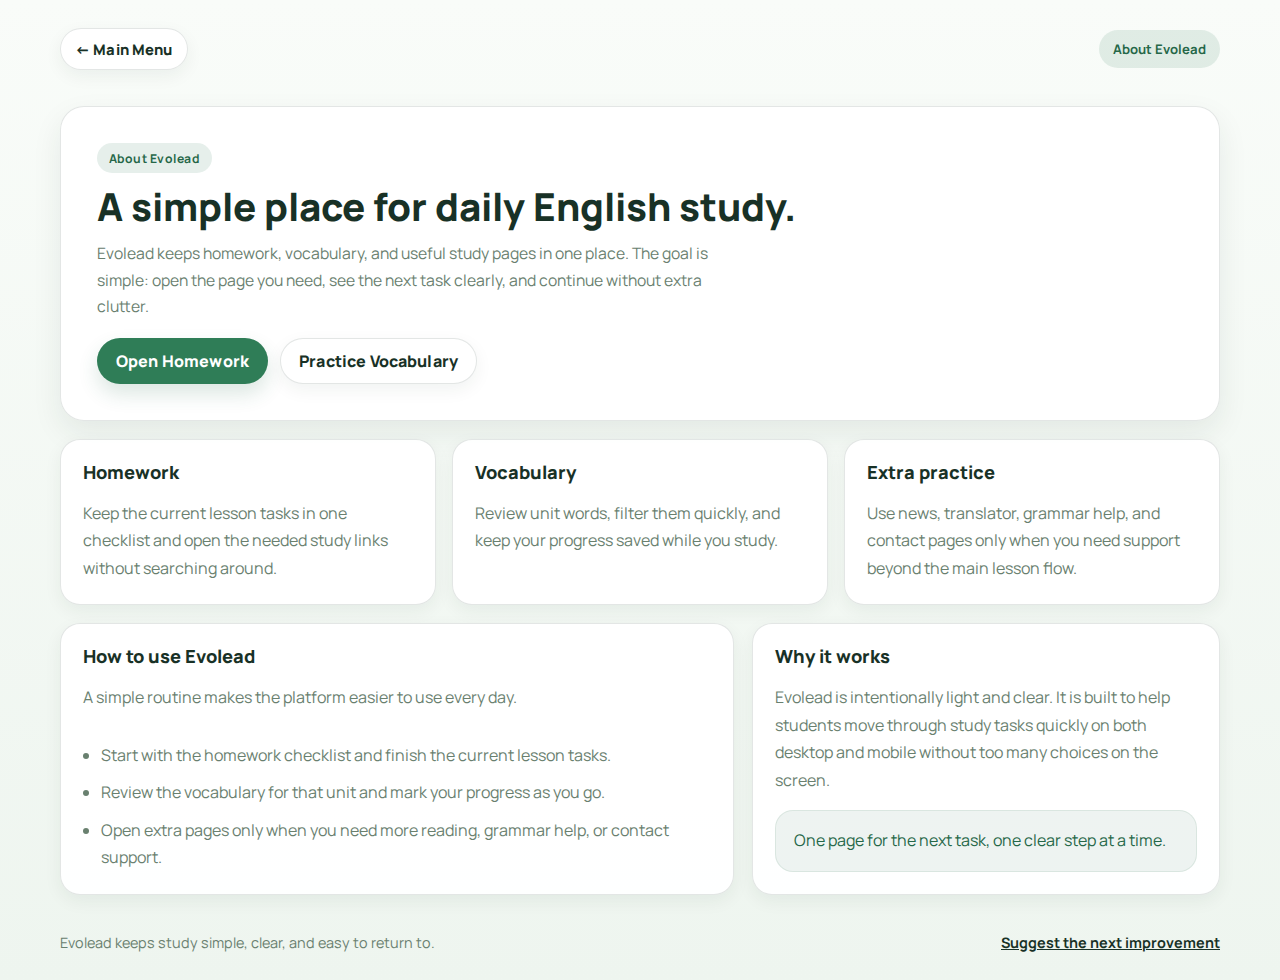
<file: about.html>
<!doctype html>
<html lang="en">
<head>
  <meta charset="UTF-8" />
  <meta name="viewport" content="width=device-width, initial-scale=1.0" />
  <title>About Evolead</title>
  <meta
    name="description"
    content="Evolead keeps homework, vocabulary, and useful study pages in one simple place."
  />
  <meta name="theme-color" content="#2f7d57" />
  <link rel="canonical" href="https://evolead.site/about.html" />

  <!-- Google Analytics -->
  <script async src="https://www.googletagmanager.com/gtag/js?id=G-2ZB2HSNN3H"></script>
  <script src="analytics.js?v=20260317-1"></script>

  <link rel="stylesheet" href="shared.css?v=20260317-1" />
  <style>
    .about-layout {
      display: grid;
      gap: 18px;
    }
  </style>
</head>
<body>
  <div class="site-shell">
    <div class="site-page about-layout">
      <div class="site-topbar">
        <a class="site-back-link" href="index.html">&larr; Main Menu</a>
        <span class="site-badge">About Evolead</span>
      </div>

      <section class="page-hero" aria-labelledby="aboutTitle">
        <span class="section-kicker">About Evolead</span>
        <h1 class="section-title" id="aboutTitle">A simple place for daily English study.</h1>
        <p class="section-copy">
          Evolead keeps homework, vocabulary, and useful study pages in one place. The goal is simple:
          open the page you need, see the next task clearly, and continue without extra clutter.
        </p>
        <div class="cta-row">
          <a class="site-button" href="homework.html">Open Homework</a>
          <a class="site-button secondary" href="vocabulary.html">Practice Vocabulary</a>
        </div>
      </section>

      <section class="surface-grid" aria-label="Main study areas">
        <article class="surface-card">
          <h3>Homework</h3>
          <p>
            Keep the current lesson tasks in one checklist and open the needed study links without searching
            around.
          </p>
        </article>

        <article class="surface-card">
          <h3>Vocabulary</h3>
          <p>
            Review unit words, filter them quickly, and keep your progress saved while you study.
          </p>
        </article>

        <article class="surface-card">
          <h3>Extra practice</h3>
          <p>
            Use news, translator, grammar help, and contact pages only when you need support beyond the main
            lesson flow.
          </p>
        </article>
      </section>

      <section class="two-column" aria-label="How to use Evolead">
        <article class="surface-card section-stack">
          <div>
            <h2>How to use Evolead</h2>
            <p>A simple routine makes the platform easier to use every day.</p>
          </div>
          <ul class="site-list">
            <li>Start with the homework checklist and finish the current lesson tasks.</li>
            <li>Review the vocabulary for that unit and mark your progress as you go.</li>
            <li>Open extra pages only when you need more reading, grammar help, or contact support.</li>
          </ul>
        </article>

        <article class="surface-card section-stack">
          <div>
            <h2>Why it works</h2>
            <p>
              Evolead is intentionally light and clear. It is built to help students move through study tasks
              quickly on both desktop and mobile without too many choices on the screen.
            </p>
          </div>
          <div class="accent-note">
            One page for the next task, one clear step at a time.
          </div>
        </article>
      </section>

      <footer class="site-footer">
        <span>Evolead keeps study simple, clear, and easy to return to.</span>
        <a href="contact.html">Suggest the next improvement</a>
      </footer>
    </div>
  </div>
</body>
</html>
</file>
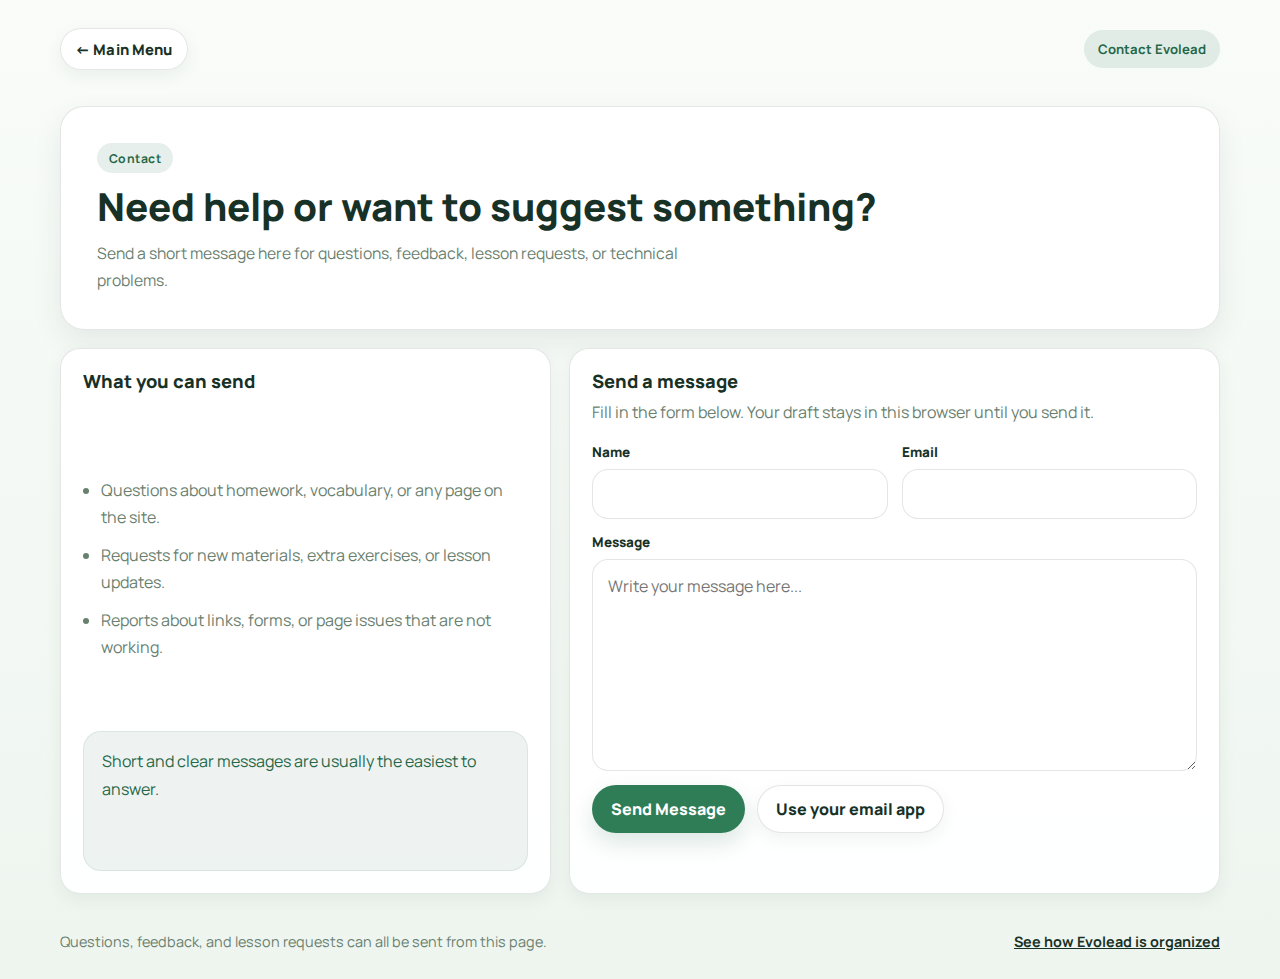
<file: contact.html>
<!doctype html>
<html lang="en">
<head>
  <meta charset="UTF-8" />
  <meta name="viewport" content="width=device-width, initial-scale=1.0" />
  <title>Contact Us | Evolead</title>
  <meta
    name="description"
    content="Send a simple message to Evolead for questions, feedback, or lesson requests."
  />
  <meta name="theme-color" content="#2f7d57" />
  <link rel="canonical" href="https://evolead.site/contact.html" />

  <!-- Google Analytics -->
  <script async src="https://www.googletagmanager.com/gtag/js?id=G-2ZB2HSNN3H"></script>
  <script src="analytics.js?v=20260317-1"></script>

  <link rel="stylesheet" href="shared.css?v=20260317-1" />
  <link rel="stylesheet" href="contact.css?v=20260317-1" />
</head>
<body>
  <div class="site-shell">
    <div class="site-page contact-layout">
      <div class="site-topbar">
        <a class="site-back-link" href="index.html" aria-label="Back to main menu">&larr; Main Menu</a>
        <span class="site-badge">Contact Evolead</span>
      </div>

      <section class="page-hero contact-hero" aria-labelledby="contactTitle">
        <span class="section-kicker">Contact</span>
        <h1 class="section-title" id="contactTitle">Need help or want to suggest something?</h1>
        <p class="section-copy">
          Send a short message here for questions, feedback, lesson requests, or technical problems.
        </p>
      </section>

      <section class="contact-grid">
        <article class="surface-card contact-info">
          <h2>What you can send</h2>
          <ul class="site-list">
            <li>Questions about homework, vocabulary, or any page on the site.</li>
            <li>Requests for new materials, extra exercises, or lesson updates.</li>
            <li>Reports about links, forms, or page issues that are not working.</li>
          </ul>
          <div class="accent-note">
            Short and clear messages are usually the easiest to answer.
          </div>
        </article>

        <section class="surface-card contact-form-card" aria-labelledby="contactFormTitle">
          <div class="contact-form-head">
            <div>
              <h2 id="contactFormTitle">Send a message</h2>
              <p class="contact-text">Fill in the form below. Your draft stays in this browser until you send it.</p>
            </div>
          </div>

          <form class="contact-form" id="contactForm" action="https://formsubmit.co/admin@evolead.site" method="POST">
            <input type="hidden" name="_subject" value="Evolead Contact Form" />
            <input type="hidden" name="_template" value="table" />
            <input type="hidden" name="_captcha" value="false" />
            <input type="hidden" name="_next" value="https://evolead.site/contact.html?sent=1" />

            <div class="contact-field-grid">
              <label class="contact-field">
                <span class="contact-label">Name</span>
                <input class="contact-input" id="contactName" name="name" type="text" autocomplete="name" required />
              </label>

              <label class="contact-field">
                <span class="contact-label">Email</span>
                <input class="contact-input" id="contactEmail" name="email" type="email" autocomplete="email" required />
              </label>
            </div>

            <label class="contact-field" for="contactMessage">
              <span class="contact-label">Message</span>
              <textarea
                class="contact-textarea"
                id="contactMessage"
                name="message"
                rows="7"
                placeholder="Write your message here..."
                required
              ></textarea>
            </label>

            <div class="contact-actions">
              <button class="contact-submit" type="submit">Send Message</button>
              <a
                class="contact-mailto"
                href="mailto:admin@evolead.site?subject=Evolead%20Support&body=Hello%2C%20Evolead%20team."
                rel="noopener noreferrer"
              >
                Use your email app
              </a>
            </div>
          </form>

          <p class="contact-status" id="contactStatus" aria-live="polite"></p>
        </section>
      </section>

      <footer class="site-footer">
        <span>Questions, feedback, and lesson requests can all be sent from this page.</span>
        <a href="about.html">See how Evolead is organized</a>
      </footer>
    </div>
  </div>

  <script src="shared.js?v=20260317-1"></script>
  <script src="contact.js?v=20260317-2"></script>
</body>
</html>
</file>
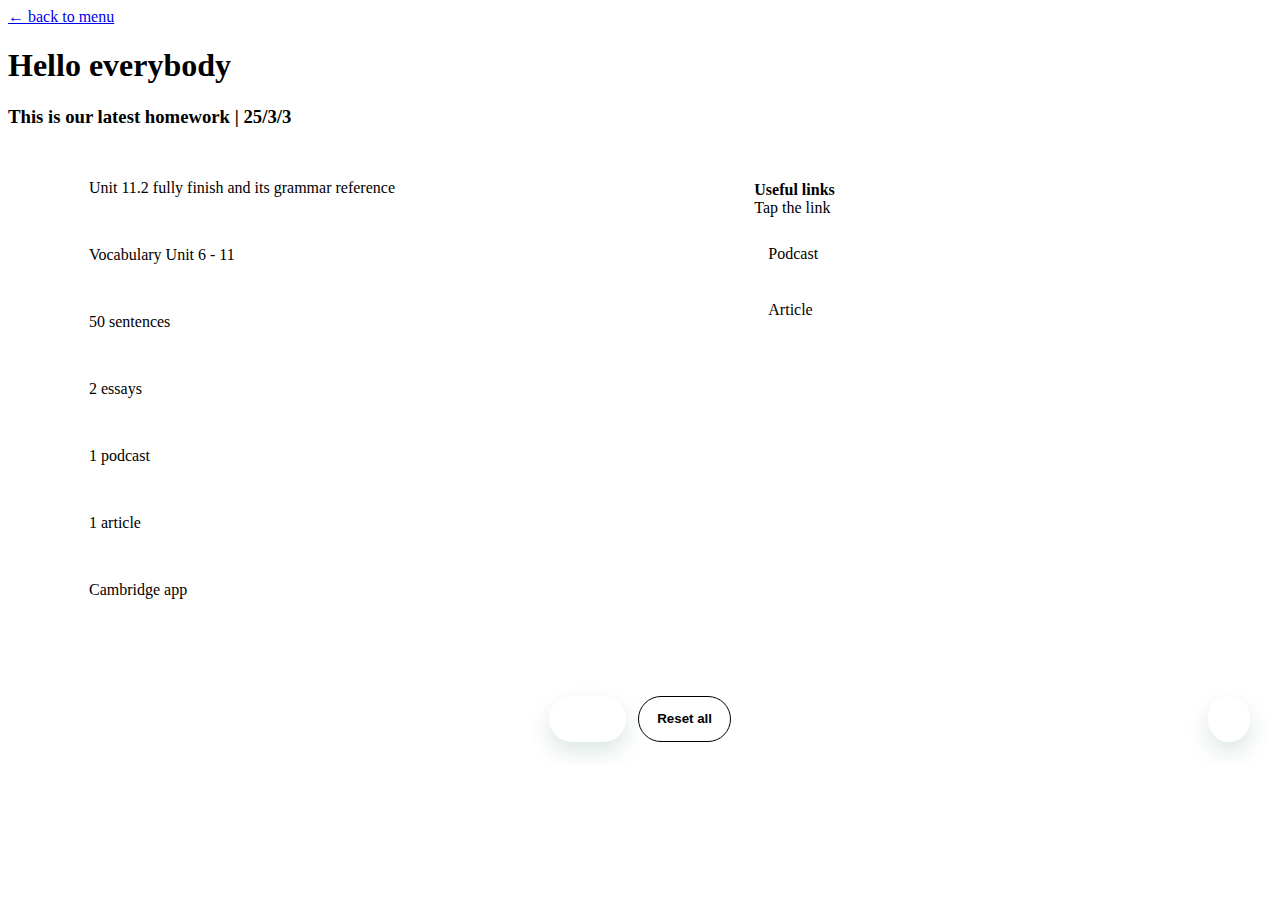
<file: homework.html>
<!doctype html>
<html lang="en">
<head>
  <meta charset="UTF-8" />
  <meta name="viewport" content="width=device-width, initial-scale=1.0" />
  <title>Homework</title>
  <link rel="stylesheet" href="homework.css?v=20260225-1" />
</head>

<body>
  <a href="index.html" class="back-menu">&larr; back to menu</a>
  <main class="page">
    <div class="wrap">
      <div class="card">
        <header>
          <h1>Hello everybody</h1>
          <h3>This is our latest homework | <span>25/3/3</span></h3>
        </header>

        <div class="content">
          <!-- Checklist -->
          <div class="checklist" id="checklist">
            <div class="item">
              <input id="hw1" type="checkbox" />
              <label for="hw1">Unit 11.2 fully finish and its grammar reference</label>
            </div>
            <div class="item">
              <input id="hw2" type="checkbox" />
              <label for="hw2">Vocabulary Unit 6 - 11</label>
            </div>
            <div class="item">
              <input id="hw3" type="checkbox" />
              <label for="hw3">50 sentences</label>
            </div>
            <div class="item">
              <input id="hw4" type="checkbox" />
              <label for="hw4">2 essays</label>
            </div>
            <div class="item">
              <input id="hw5" type="checkbox" />
              <label for="hw5">1 podcast</label>
            </div>
            <div class="item">
              <input id="hw6" type="checkbox" />
              <label for="hw6">1 article</label>
            </div>
            <div class="item">
              <input id="hw7" type="checkbox" />
              <label for="hw7">Cambridge app</label>
            </div>
          </div>

          <!-- Useful links -->
          <aside class="panel">
            <div class="panel-head">
              <h4 class="panel-title">Useful links</h4>
              <span class="badge">Tap the link</span>
            </div>
            <ul class="links">
              <li><a href="https://youtu.be/nx2BboYL2Y0?si=eKX45IKAfmMsv5g0" rel="noopener noreferrer"><span>Podcast</span></a></li>
              <li><a href="https://www.skeptic.com/article/underground-structures-in-giza/" rel="noopener noreferrer"><span>Article</span></a></li>
              <!-- <li><a href="" rel="noopener"><span>link 3</span></a></li>
              <li><a href="" rel="noopener"><span>link 4</span></a></li> -->
            </ul>
          </aside>
        </div>

        <!-- Footer -->
        <div class="footer">
          <div class="status" id="statusMsg"></div>

          <div class="buttons">
            <button id="checkBtn" type="button">Finish</button>
            <button id="resetBtn" type="button" class="reset">Reset all</button>
          </div>

          <button class="help-btn" id="helpBtn" type="button" aria-label="Instructions">?</button>
        </div>
      </div>
    </div>
  </main>

  <!-- Instructions Modal -->
  <div class="modal-backdrop" id="helpModal" aria-hidden="true">
    <div class="modal" role="dialog" aria-modal="true" aria-labelledby="helpTitle">
      <h2 id="helpTitle" class="modal-title">
        <span class="info-icon">ℹ</span>
        Instructions
      </h2>

      <ol class="modal-list">
        <li>Please <b>reload</b> <span>&#8635;</span> the page to see the latest homework.</li>
        <li>Complete each homework item and tick the checkbox.</li>
        <li>Tap the <b class="underline">link</b> and use these links during the homework.</li>
        <li>Click <b>Finish</b> to verify everything is done.</li>
        <li>Click <b>Reset all</b> to clear all checkboxes.</li>
      </ol>

      <div class="modal-actions">
        <button id="helpOkBtn" type="button">OK</button>
      </div>
    </div>
  </div>

  <!-- Congratulations Modal -->
  <div class="modal-backdrop" id="modal" aria-hidden="true">
    <div class="modal" role="dialog" aria-modal="true">
      <h2>🎉 Congratulations!</h2>
      <p>You have completed all homework tasks.</p>
      <button id="okBtn" type="button">OK</button>
    </div>
  </div>

  <script src="homework.js?v=20260304-1"></script>
</body>
</html>
</file>
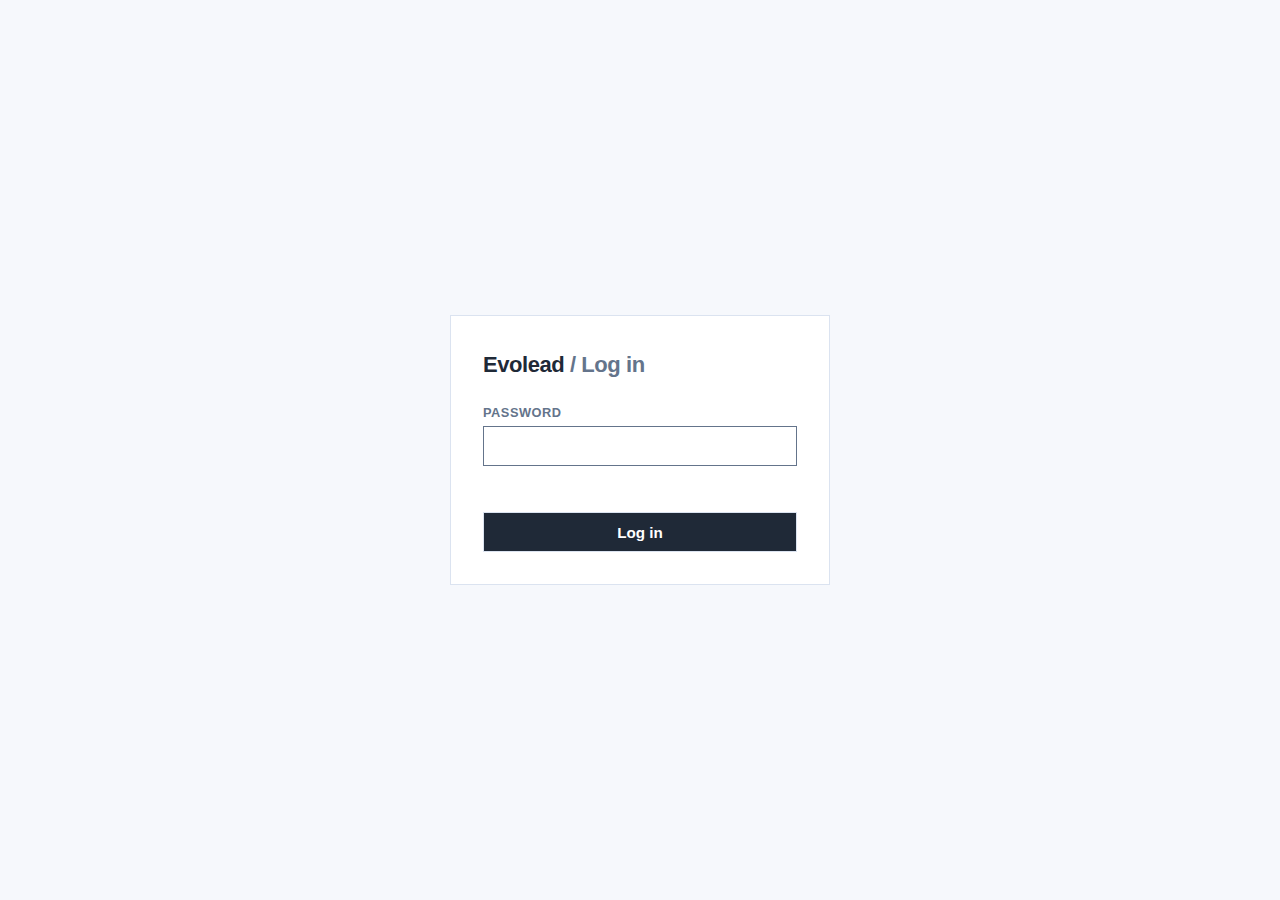
<file: login.html>
<!doctype html>
<html lang="en">
<head>
  <meta charset="UTF-8" />
  <meta name="viewport" content="width=device-width, initial-scale=1.0" />
  <title>Evolead | Log in</title>
  <meta name="robots" content="noindex, nofollow" />
  <link rel="stylesheet" href="assets/login.css" />
</head>
<body>
  <div class="login-card">
    <h1 class="login-brand">Evolead <span>/ Log in</span></h1>

    <div class="login-field">
      <label class="login-label" for="passwordInput">Password</label>
      <input
        class="login-input"
        id="passwordInput"
        type="password"
        autocomplete="current-password"
        autofocus
      />
    </div>

    <p class="login-error" id="loginError" aria-live="polite"></p>

    <button class="login-btn" id="loginBtn" type="button">Log in</button>
  </div>

  <script src="assets/auth.js"></script>
  <script>
    const input = document.getElementById('passwordInput');
    const btn   = document.getElementById('loginBtn');
    const err   = document.getElementById('loginError');

    async function doLogin() {
      btn.disabled = true;
      err.textContent = '';
      input.classList.remove('is-error');

      const ok = await attemptLogin(input.value);

      if (ok) {
        const dest = new URLSearchParams(location.search).get('next') || 'index.html';
        location.replace(dest);
      } else {
        err.textContent = 'Incorrect password.';
        input.classList.add('is-error');
        input.select();
        btn.disabled = false;
      }
    }

    btn.addEventListener('click', doLogin);
    input.addEventListener('keydown', (e) => { if (e.key === 'Enter') doLogin(); });
  </script>
</body>
</html>
</file>
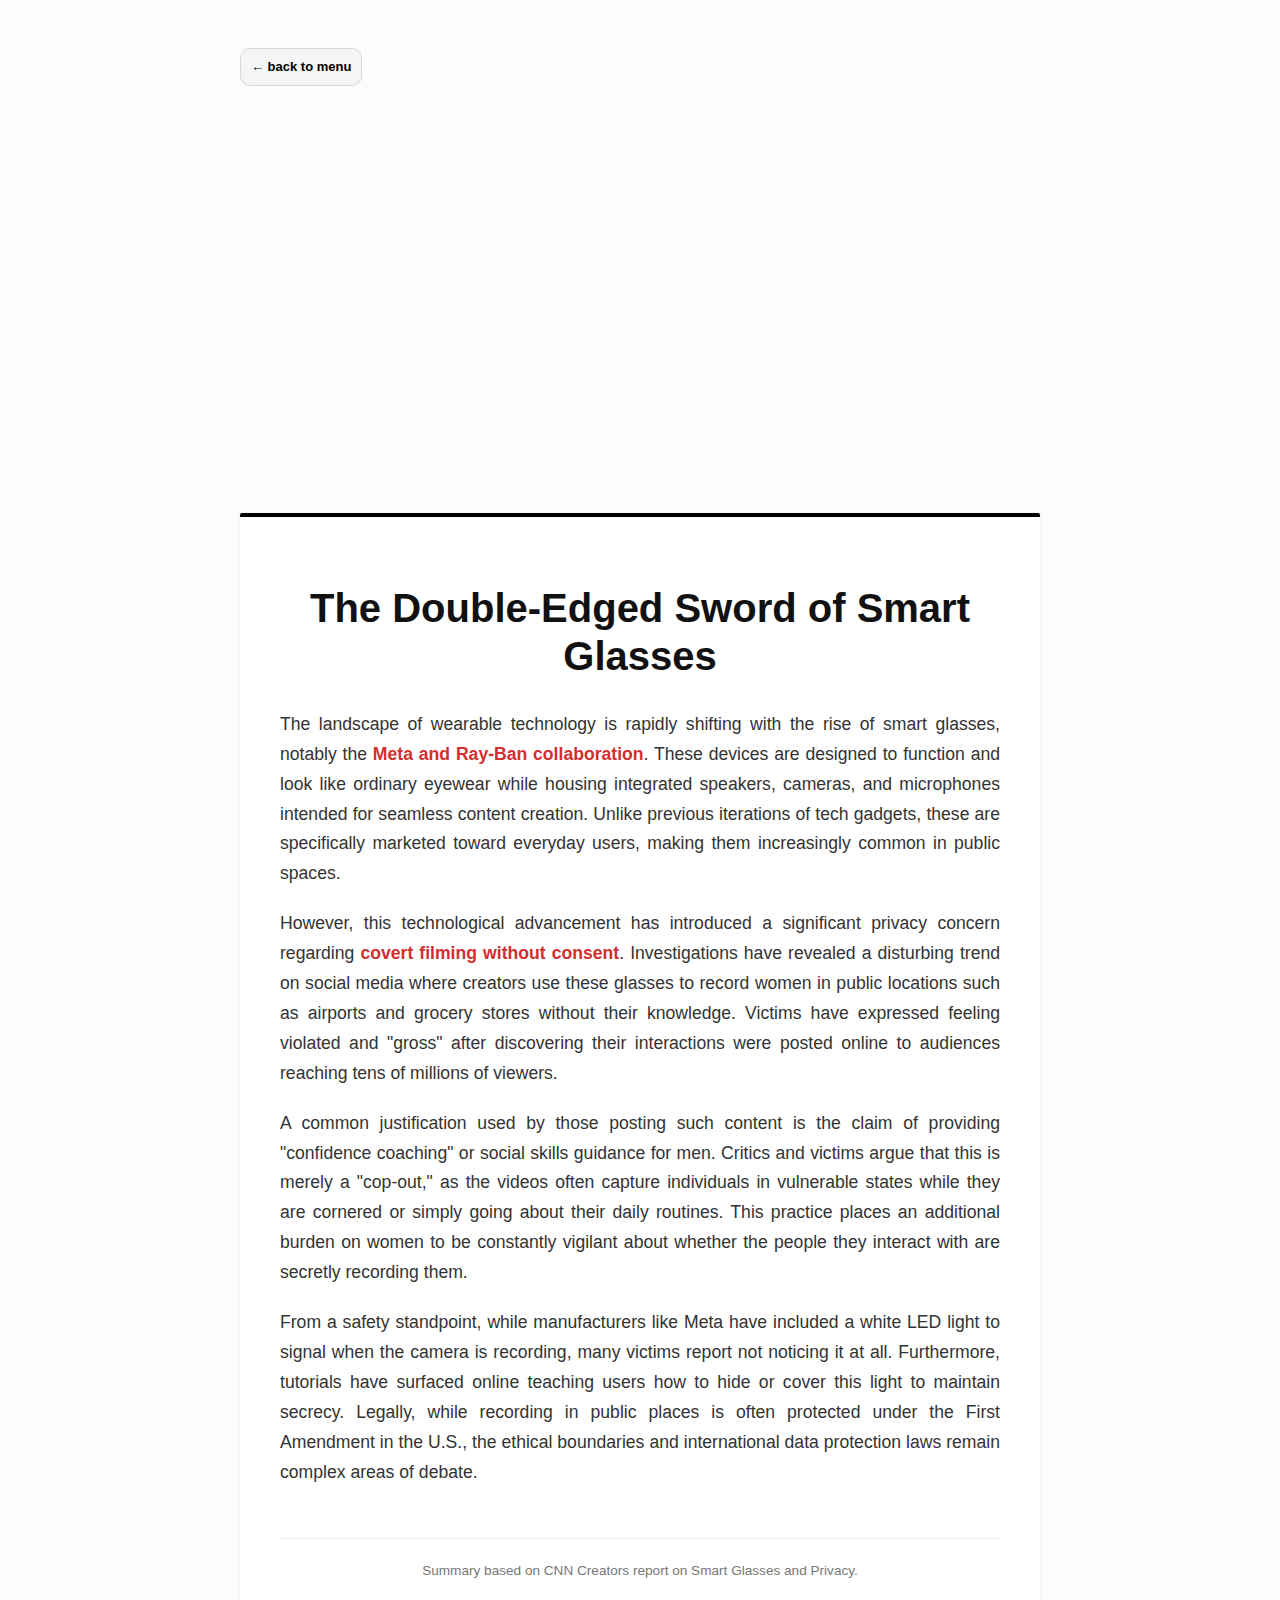
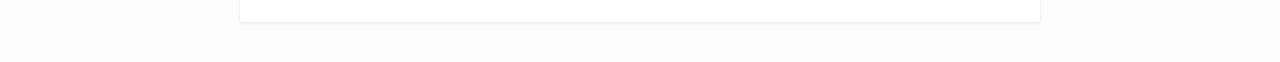
<file: news.html>
<!doctype html>
<html lang="en">
<head>
  <meta charset="UTF-8" />
  <meta name="viewport" content="width=device-width, initial-scale=1.0" />
  <title>News</title>
  <style>
    body {
      max-width: 800px;
      margin: 0 auto;
      padding: 40px 20px;
      background-color: #fcfcfc;
      color: #333;
      font-family: "Helvetica Neue", Helvetica, Arial, sans-serif;
      line-height: 1.7;
    }

    .back-menu {
      display: inline-flex;
      align-items: center;
      min-height: 36px;
      padding: 0 10px;
      margin: 8px 0 12px;
      border: 1px solid rgba(15, 23, 42, 0.12);
      border-radius: 10px;
      background: rgba(15, 23, 42, 0.03);
      color: #000;
      text-decoration: none;
      font-weight: 700;
      font-size: 13px;
      transition: transform 0.16s ease, background 0.16s ease, box-shadow 0.16s ease;
    }

    .back-menu:hover {
      background: rgba(15, 23, 42, 0.06);
      transform: translateY(-1px);
      box-shadow: 0 8px 20px rgba(0, 0, 0, 0.10);
    }

    .video {
      display: block;
      width: 100%;
      height: 415px;
      border: 0;
    }

    .content-wrapper {
      padding: 40px;
      border-top: 4px solid #000;
      border-radius: 2px;
      background-color: #ffffff;
      box-shadow: 0 1px 3px rgba(0, 0, 0, 0.1);
    }

    h1 {
      margin-bottom: 30px;
      color: #111;
      font-size: 2.5rem;
      line-height: 1.2;
      text-align: center;
    }

    p {
      margin-bottom: 20px;
      font-size: 1.1rem;
      text-align: justify;
    }

    .highlight-text {
      color: #d32f2f;
      font-weight: 600;
    }

    .footer {
      margin-top: 50px;
      padding-top: 20px;
      border-top: 1px solid #eee;
      color: #777;
      font-size: 0.85rem;
      text-align: center;
    }
  </style>
</head>
<body>
  <a href="index.html" class="back-menu">&larr; back to menu</a>

  <iframe
    class="video"
    src="https://www.youtube.com/embed/oBDSwluGo64?si=yY5sZYKms5vu4yxt"
    title="YouTube video player"
    allow="accelerometer; autoplay; clipboard-write; encrypted-media; gyroscope; picture-in-picture; web-share"
    referrerpolicy="strict-origin-when-cross-origin"
    allowfullscreen
  ></iframe>

  <div class="content-wrapper">
    <h1>The Double-Edged Sword of Smart Glasses</h1>

    <p>
      The landscape of wearable technology is rapidly shifting with the rise of smart glasses, notably the
      <span class="highlight-text">Meta and Ray-Ban collaboration</span>. These devices are designed to
      function and look like ordinary eyewear while housing integrated speakers, cameras, and microphones
      intended for seamless content creation. Unlike previous iterations of tech gadgets, these are
      specifically marketed toward everyday users, making them increasingly common in public spaces.
    </p>

    <p>
      However, this technological advancement has introduced a significant privacy concern regarding
      <span class="highlight-text">covert filming without consent</span>. Investigations have revealed a
      disturbing trend on social media where creators use these glasses to record women in public locations
      such as airports and grocery stores without their knowledge. Victims have expressed feeling violated
      and "gross" after discovering their interactions were posted online to audiences reaching tens of
      millions of viewers.
    </p>

    <p>
      A common justification used by those posting such content is the claim of providing "confidence
      coaching" or social skills guidance for men. Critics and victims argue that this is merely a "cop-out,"
      as the videos often capture individuals in vulnerable states while they are cornered or simply going
      about their daily routines. This practice places an additional burden on women to be constantly vigilant
      about whether the people they interact with are secretly recording them.
    </p>

    <p>
      From a safety standpoint, while manufacturers like Meta have included a white LED light to signal when
      the camera is recording, many victims report not noticing it at all. Furthermore, tutorials have
      surfaced online teaching users how to hide or cover this light to maintain secrecy. Legally, while
      recording in public places is often protected under the First Amendment in the U.S., the ethical
      boundaries and international data protection laws remain complex areas of debate.
    </p>

    <div class="footer">
      Summary based on CNN Creators report on Smart Glasses and Privacy.
    </div>
  </div>
</body>
</html>
</file>
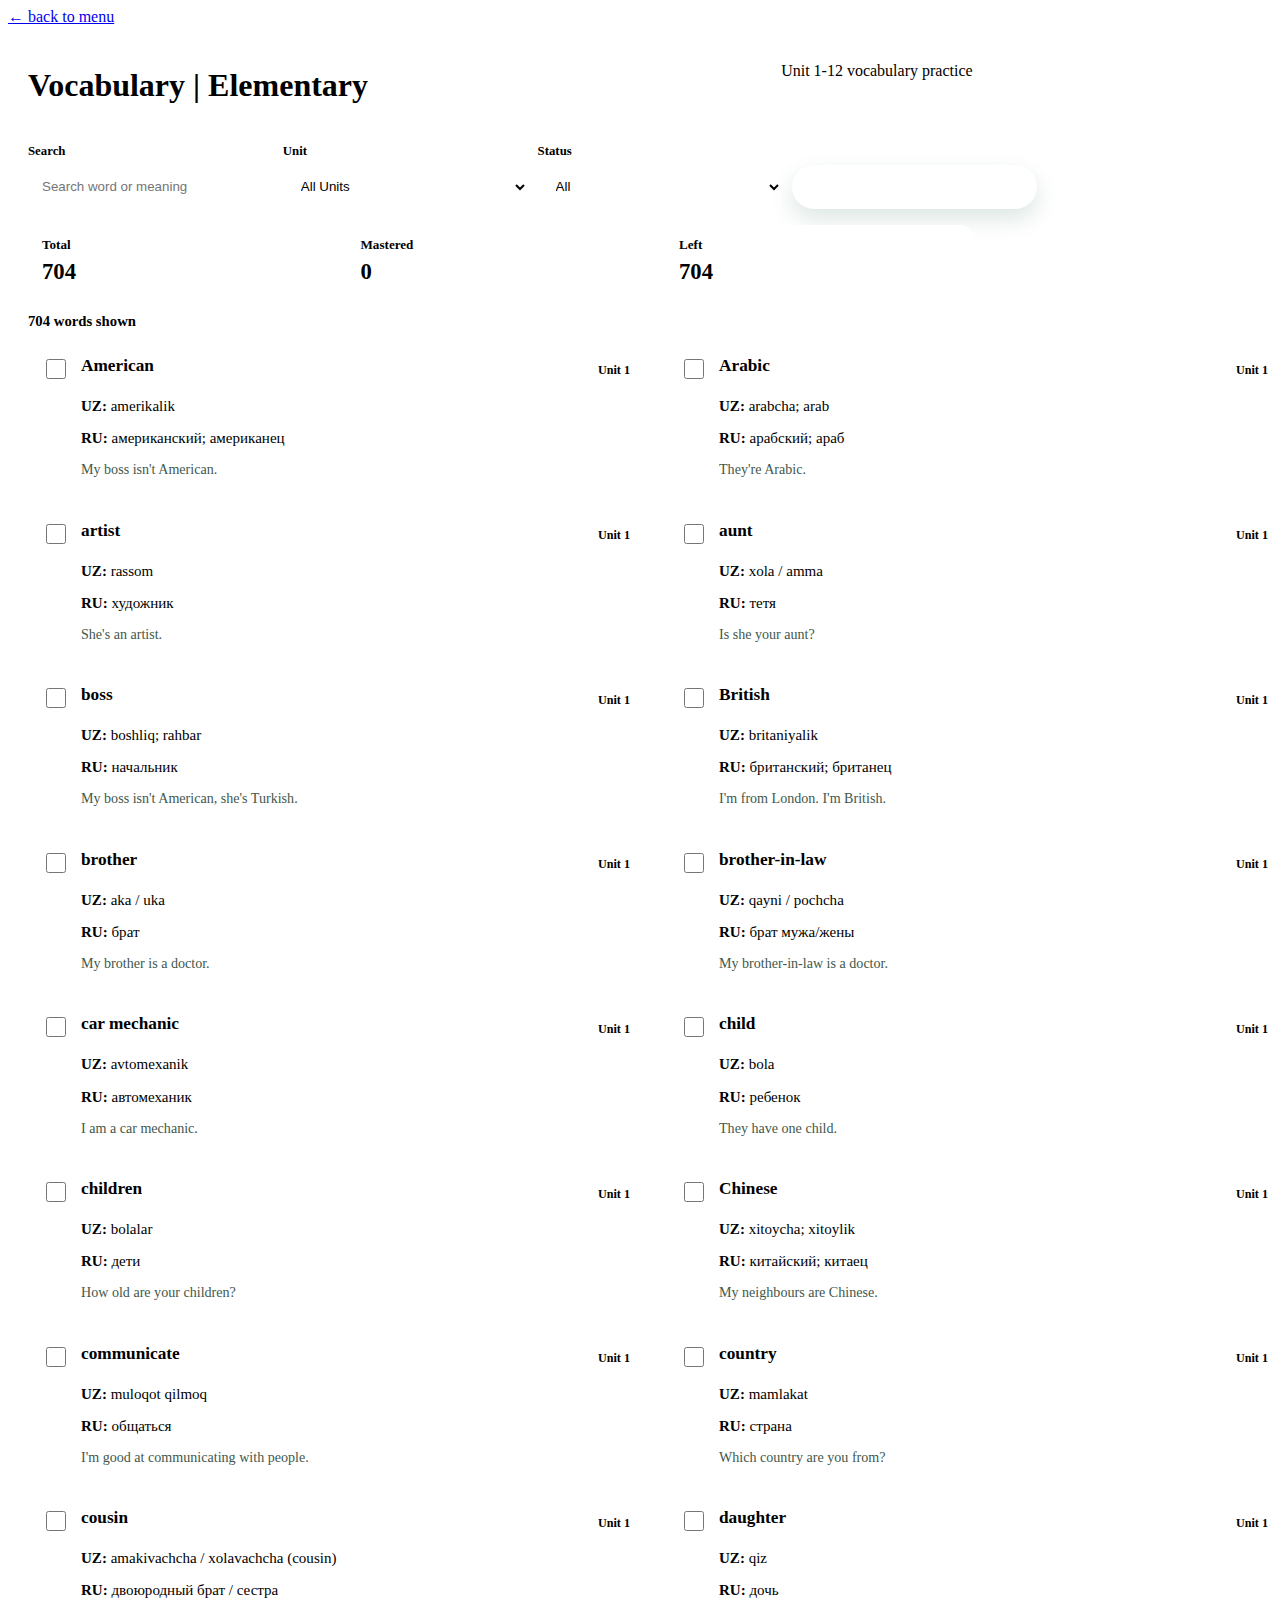
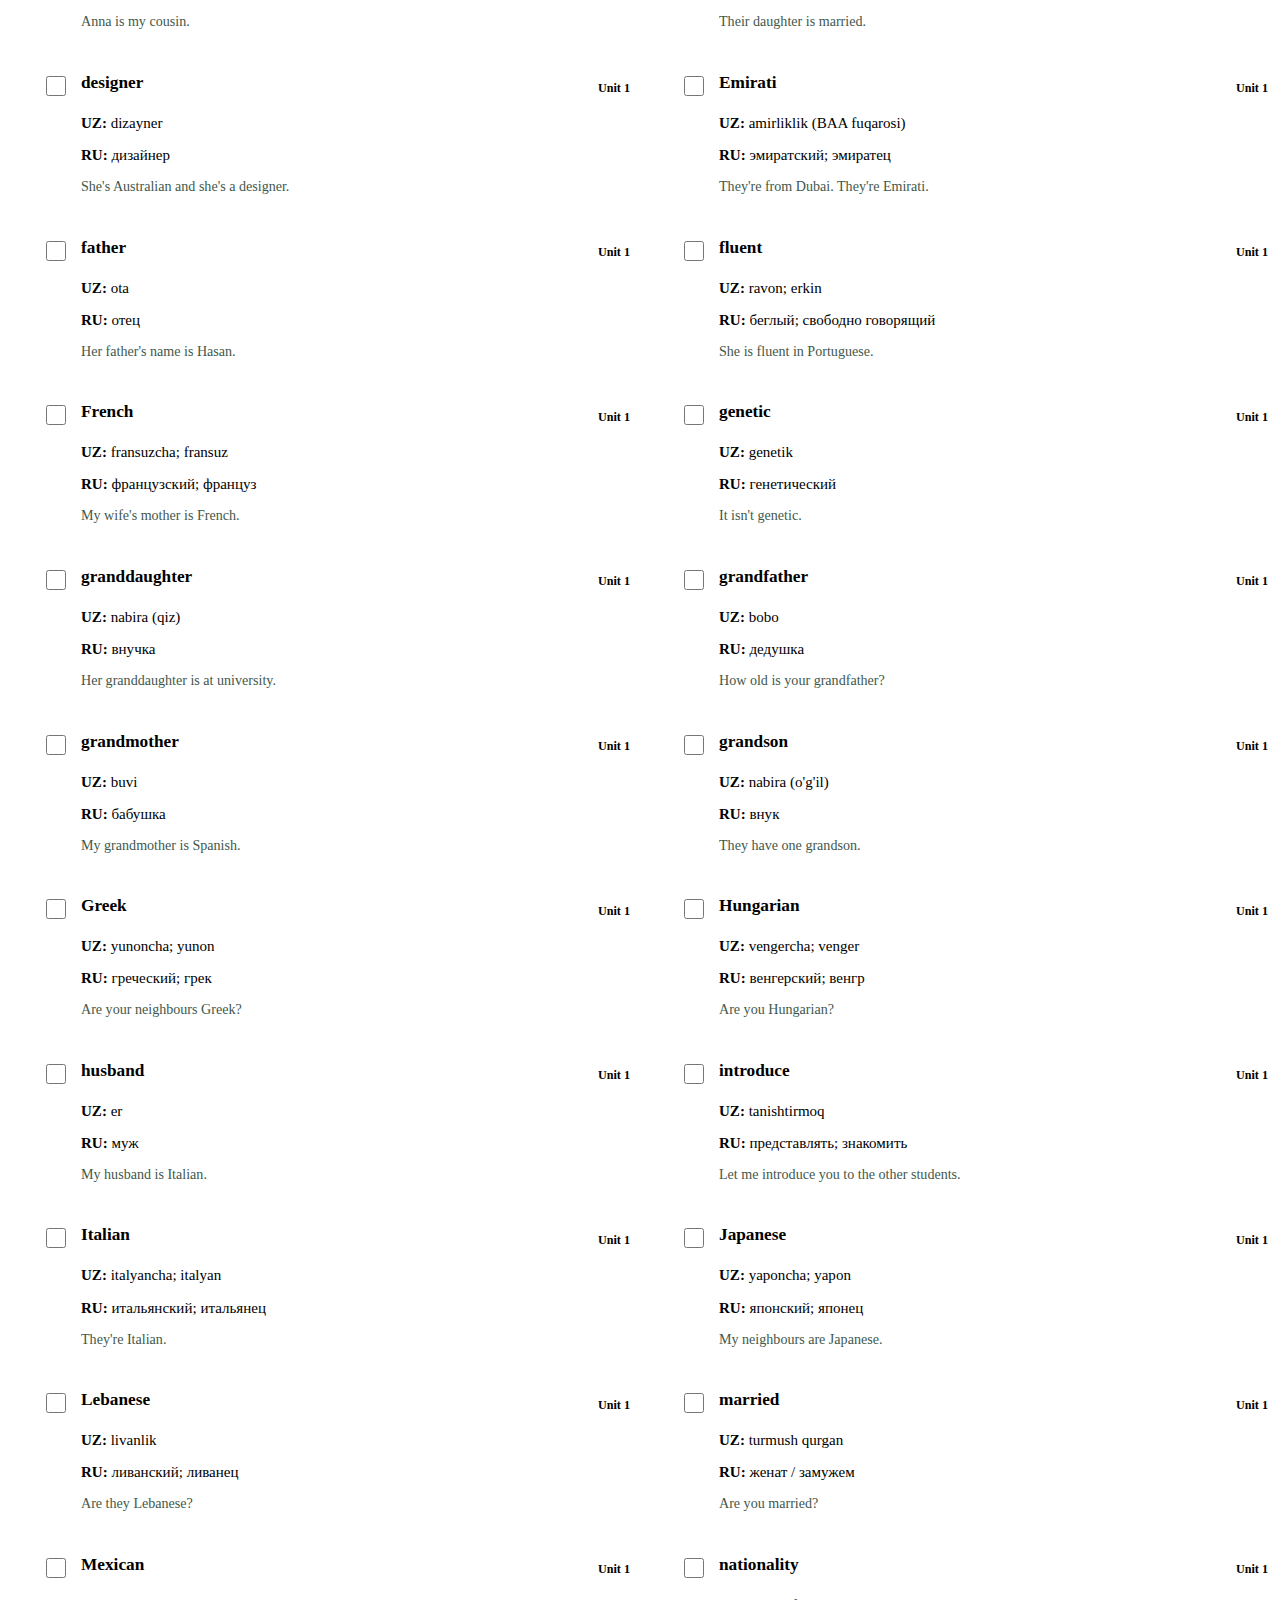
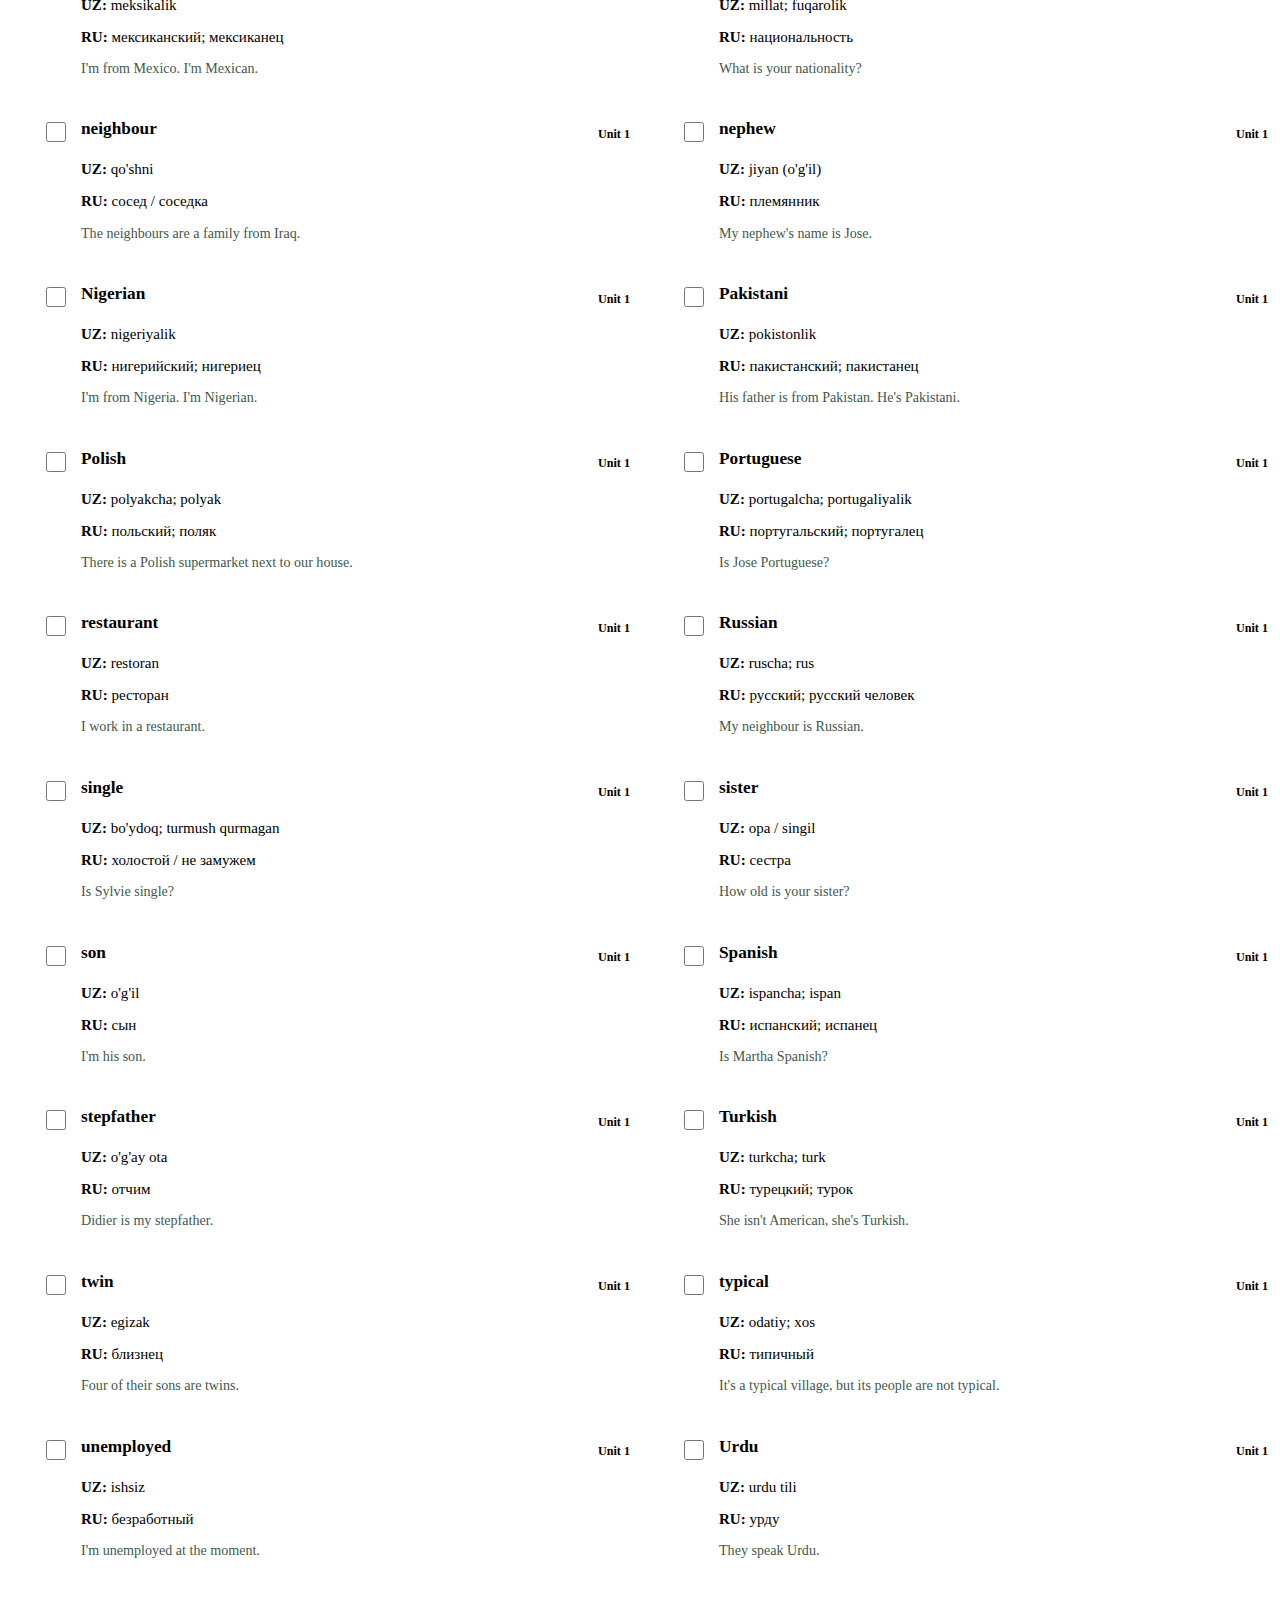
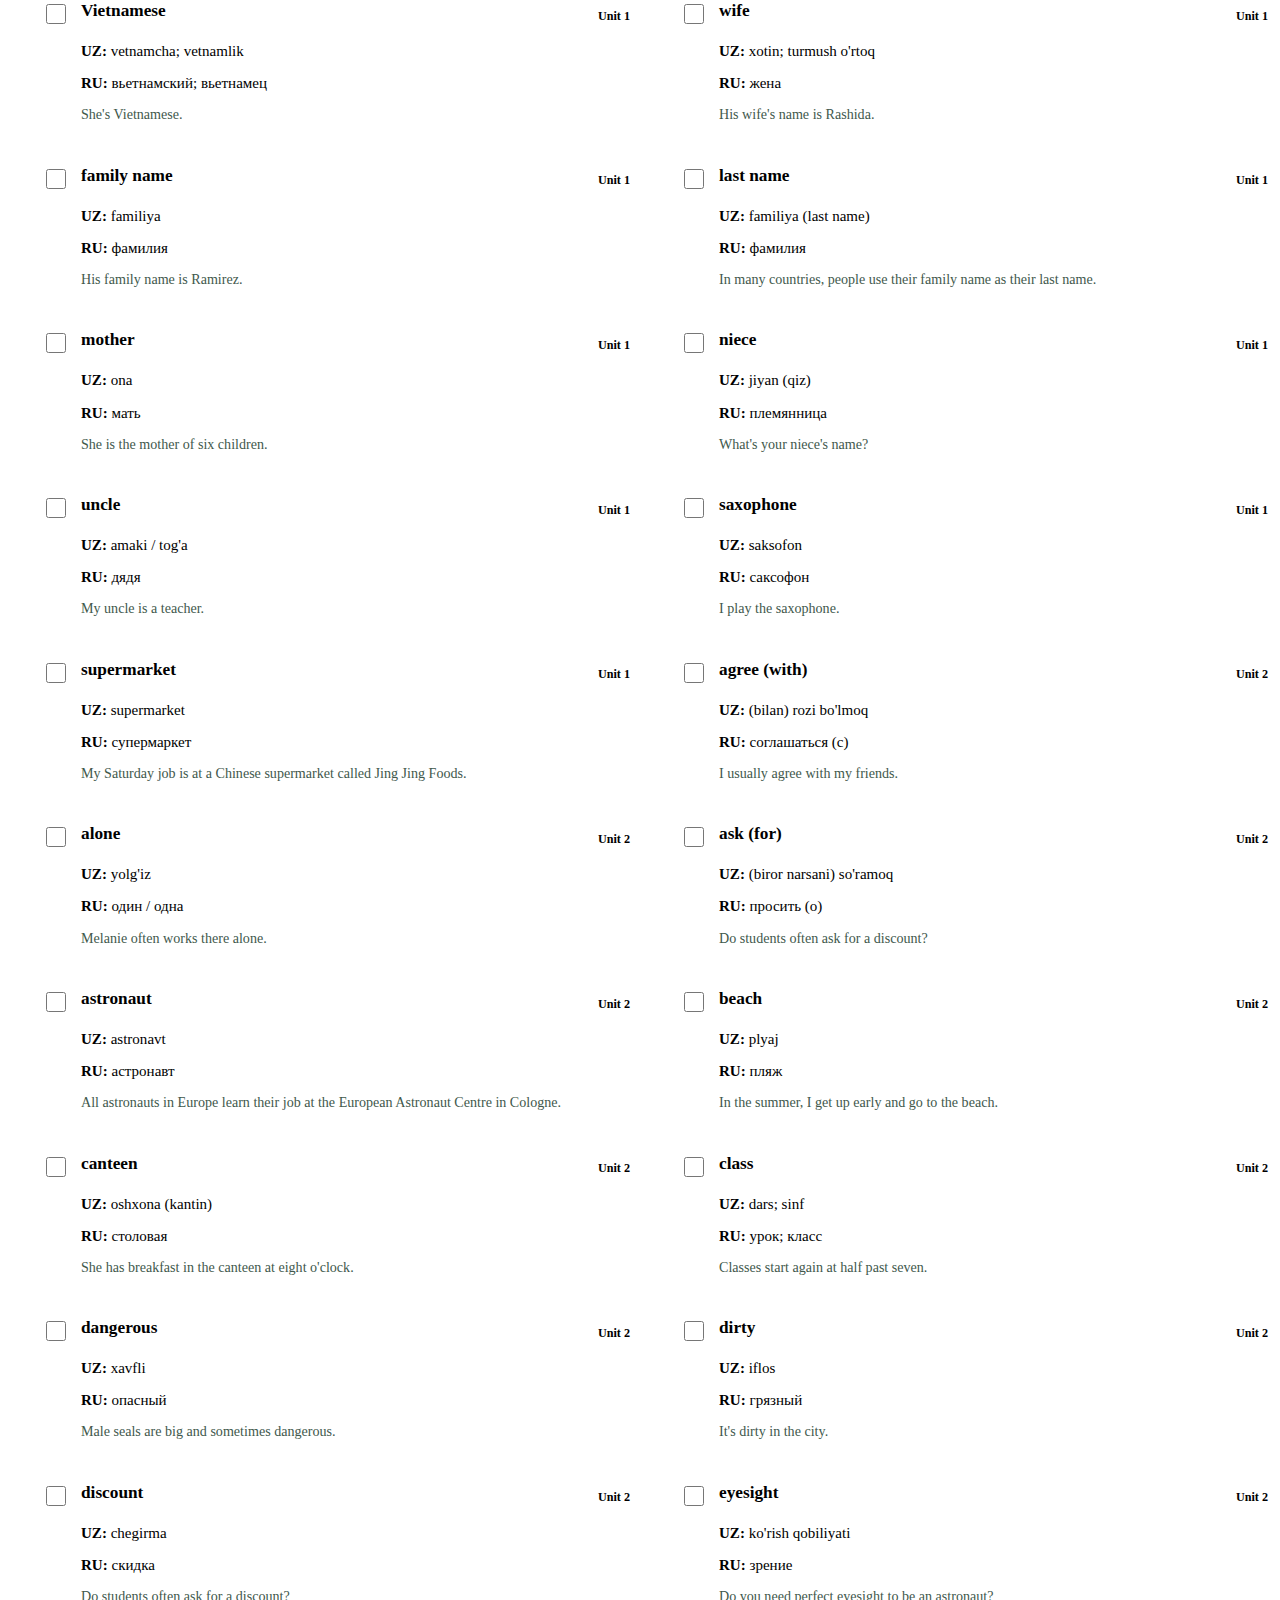
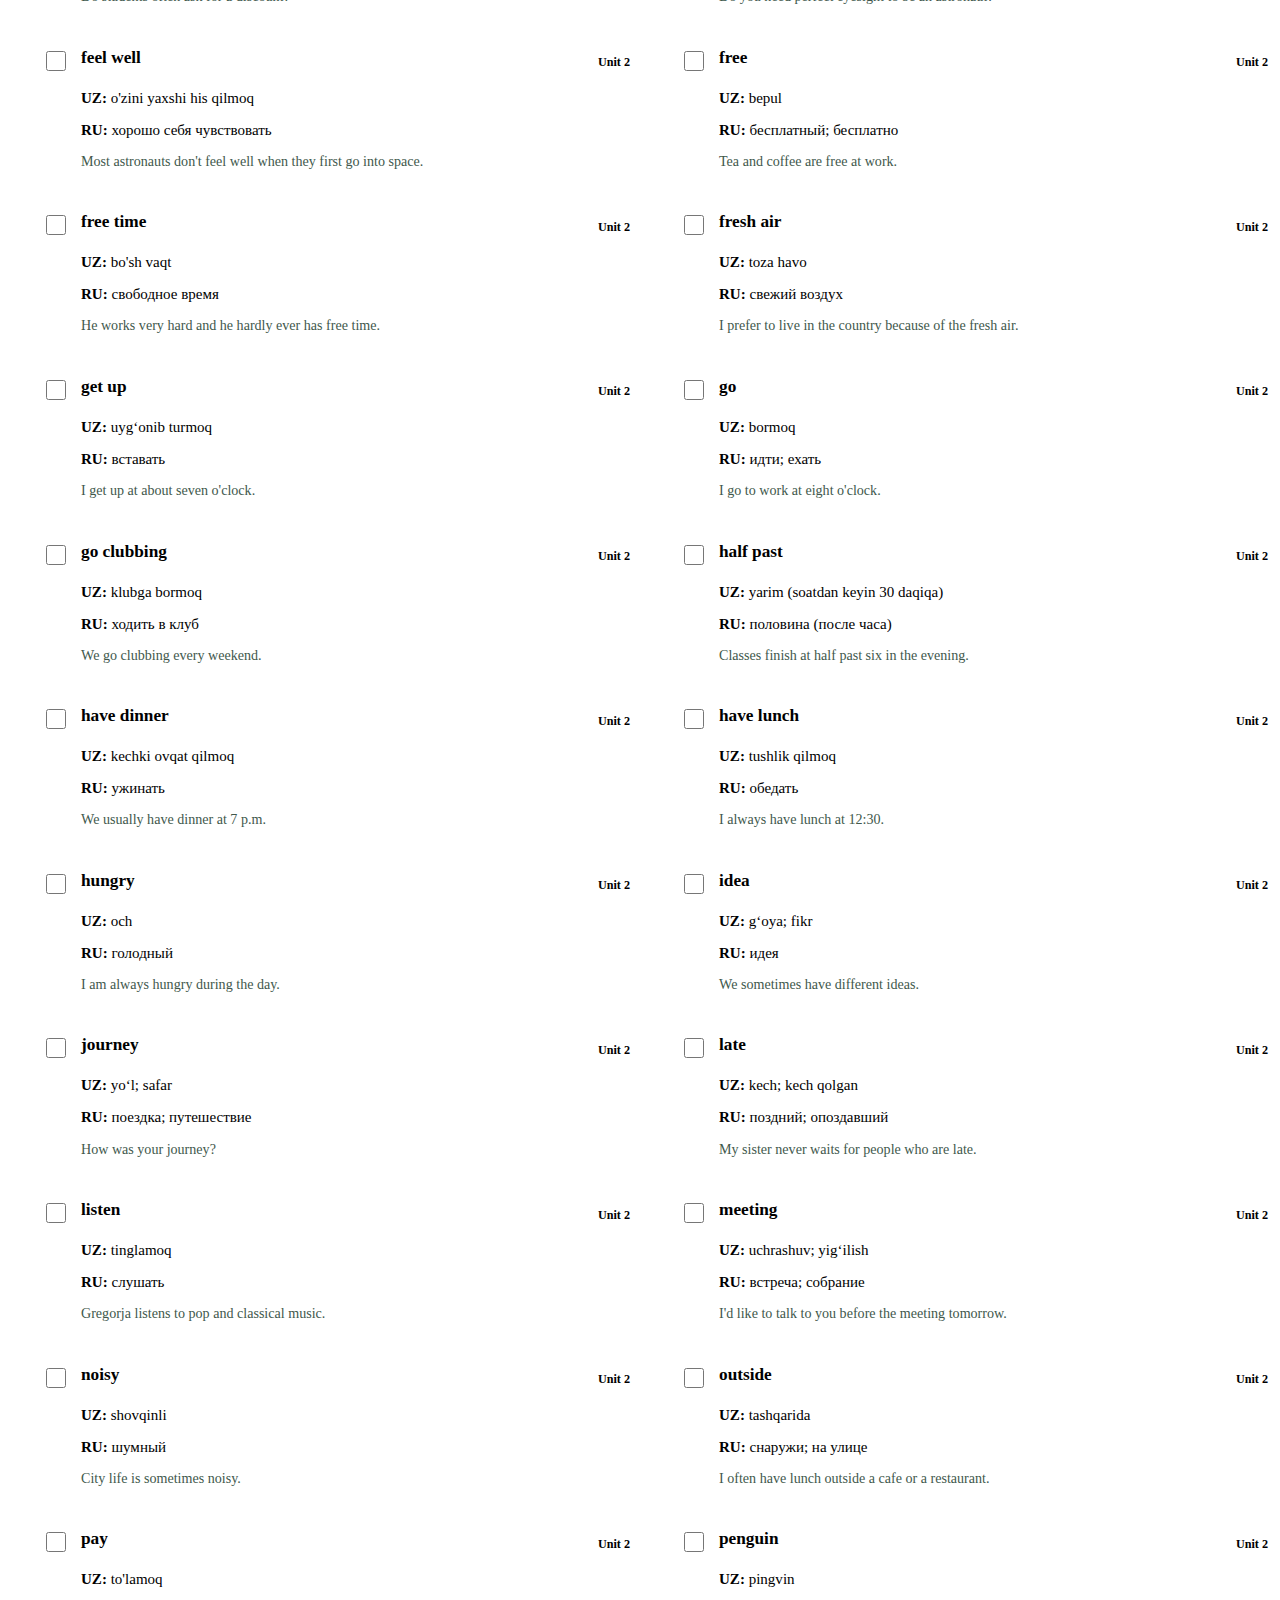
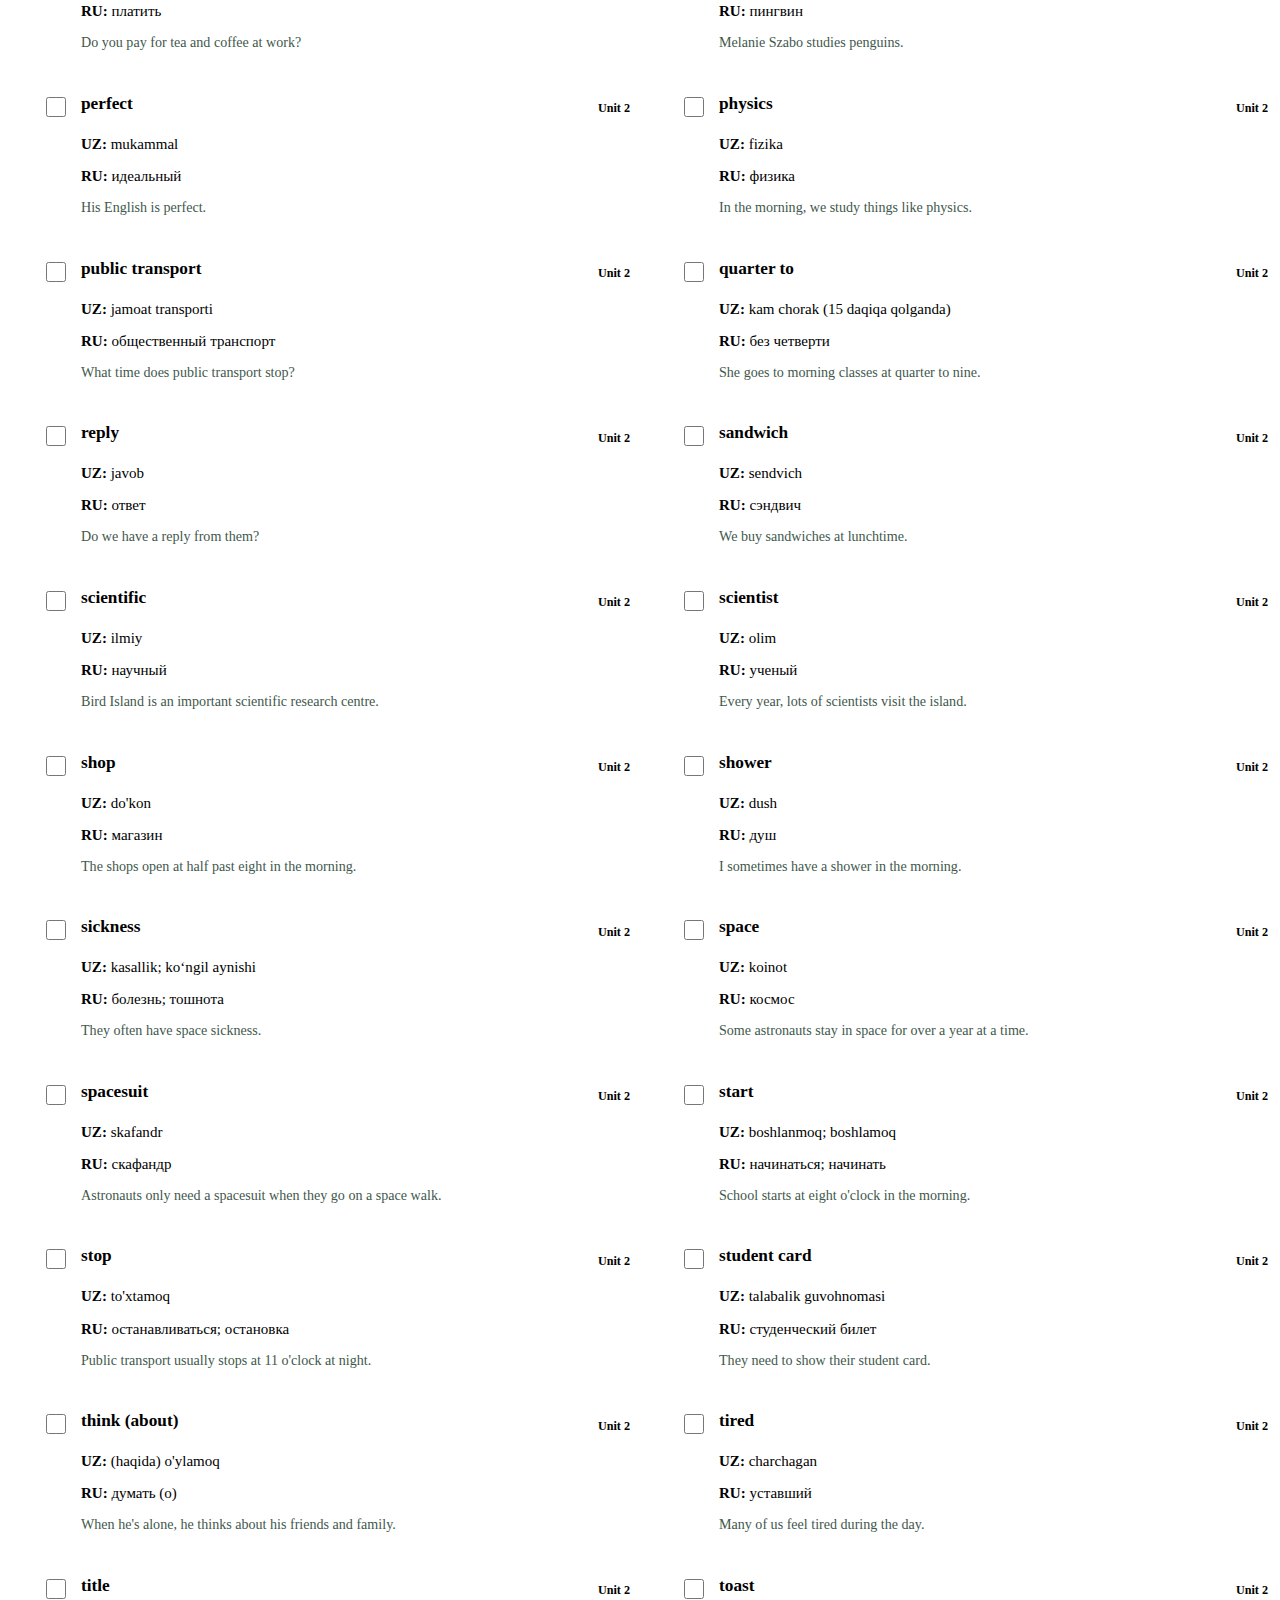
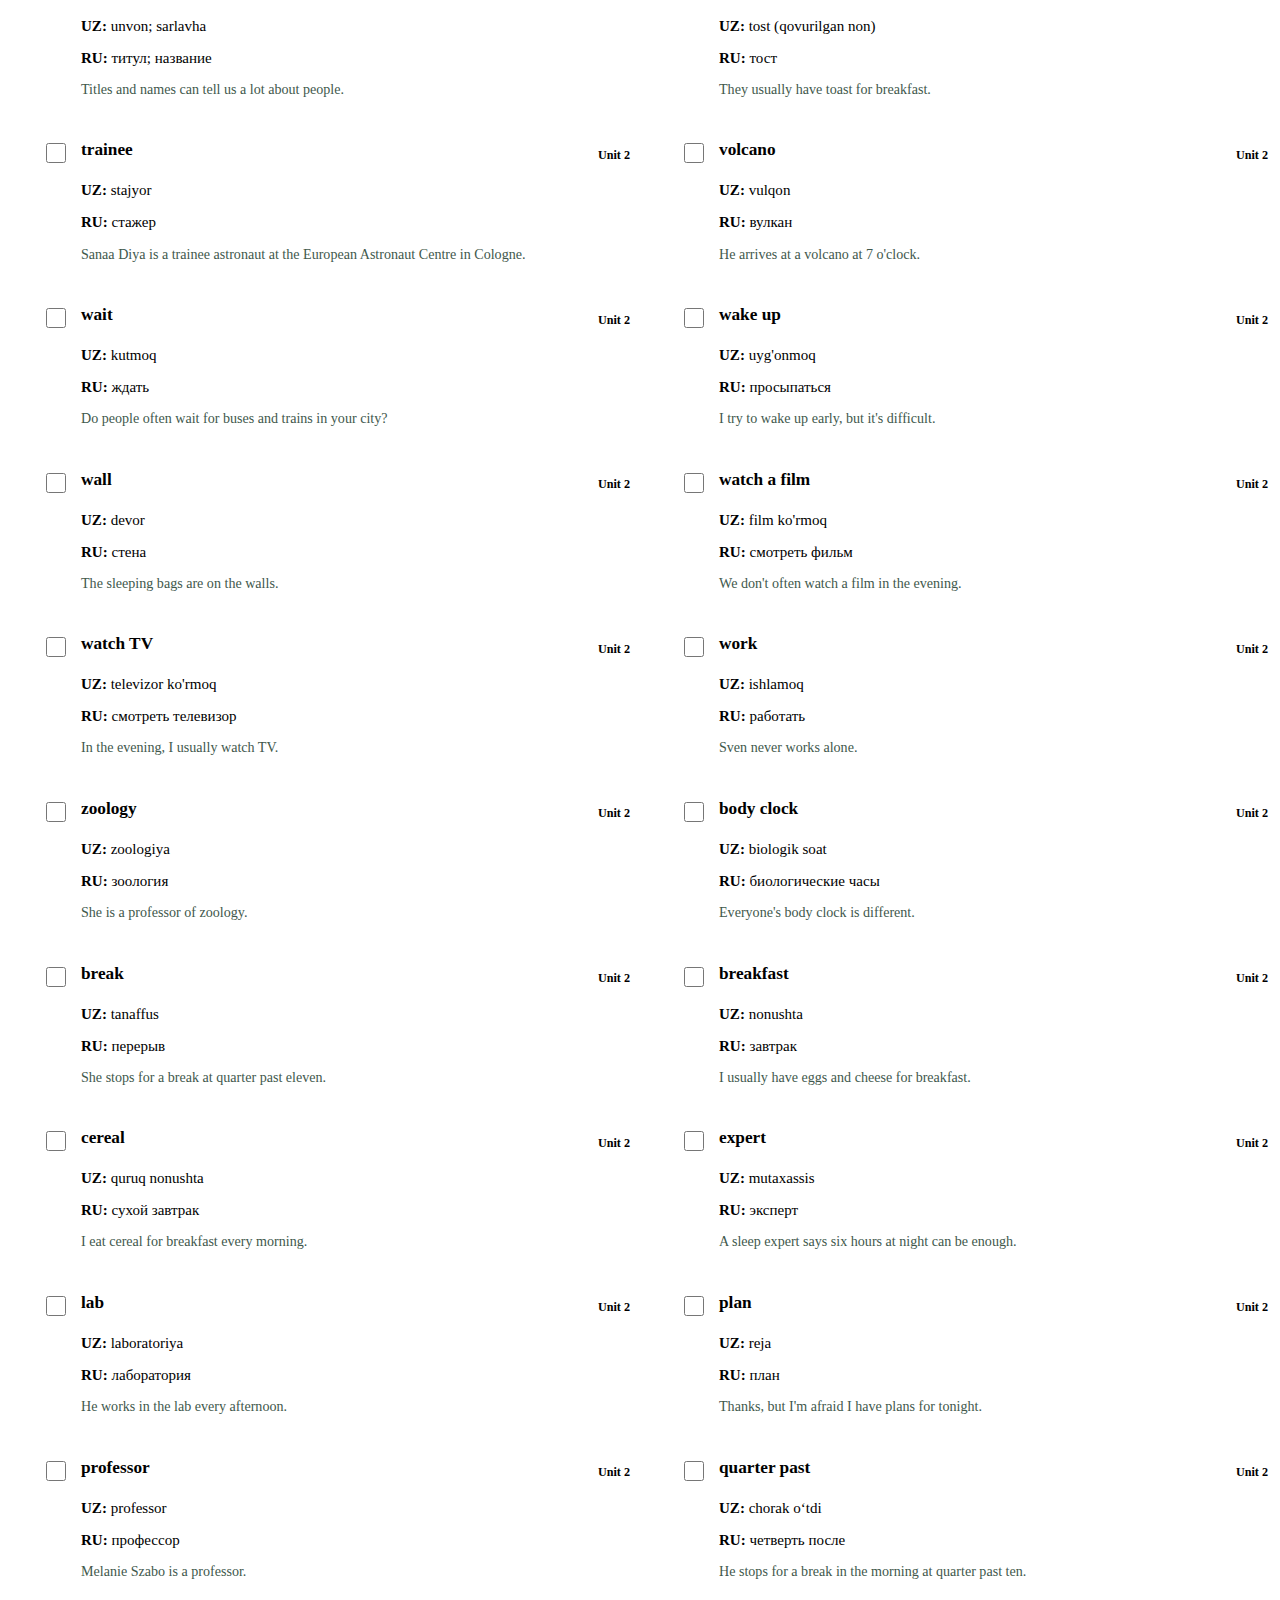
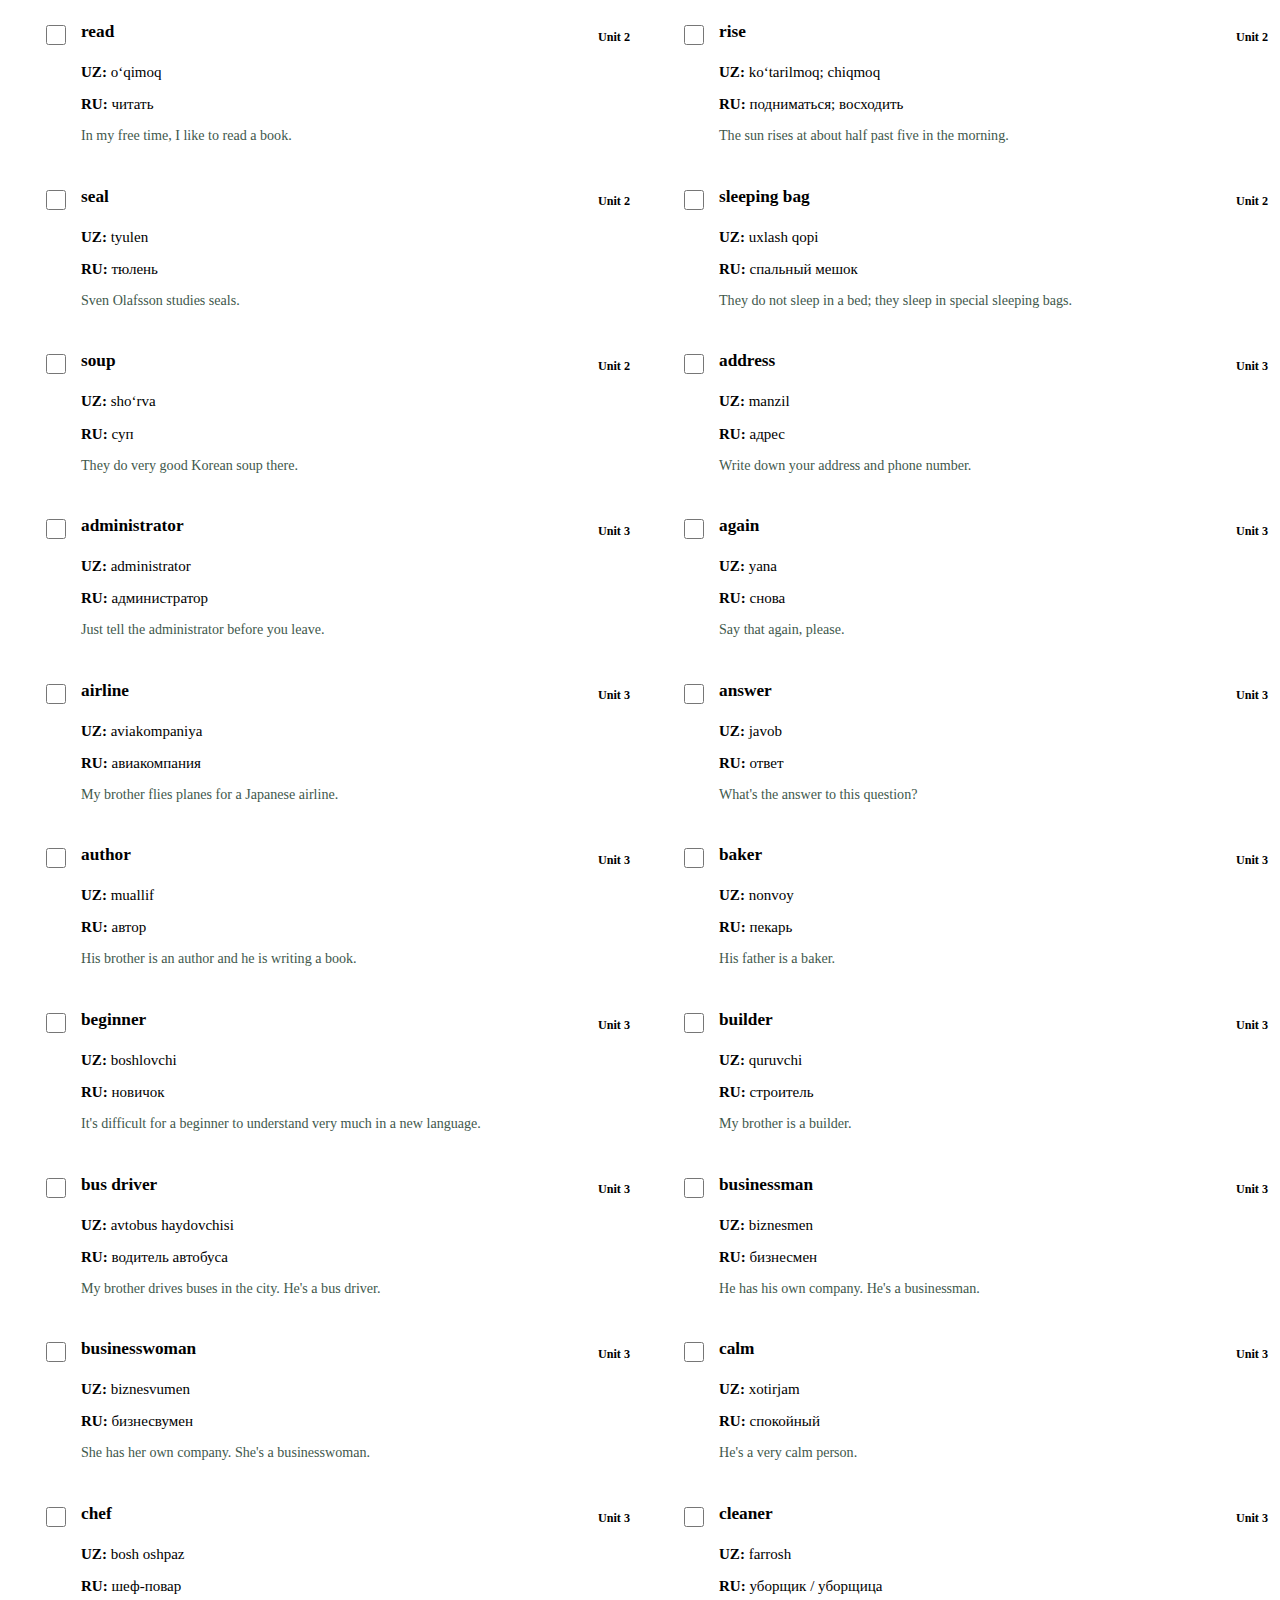
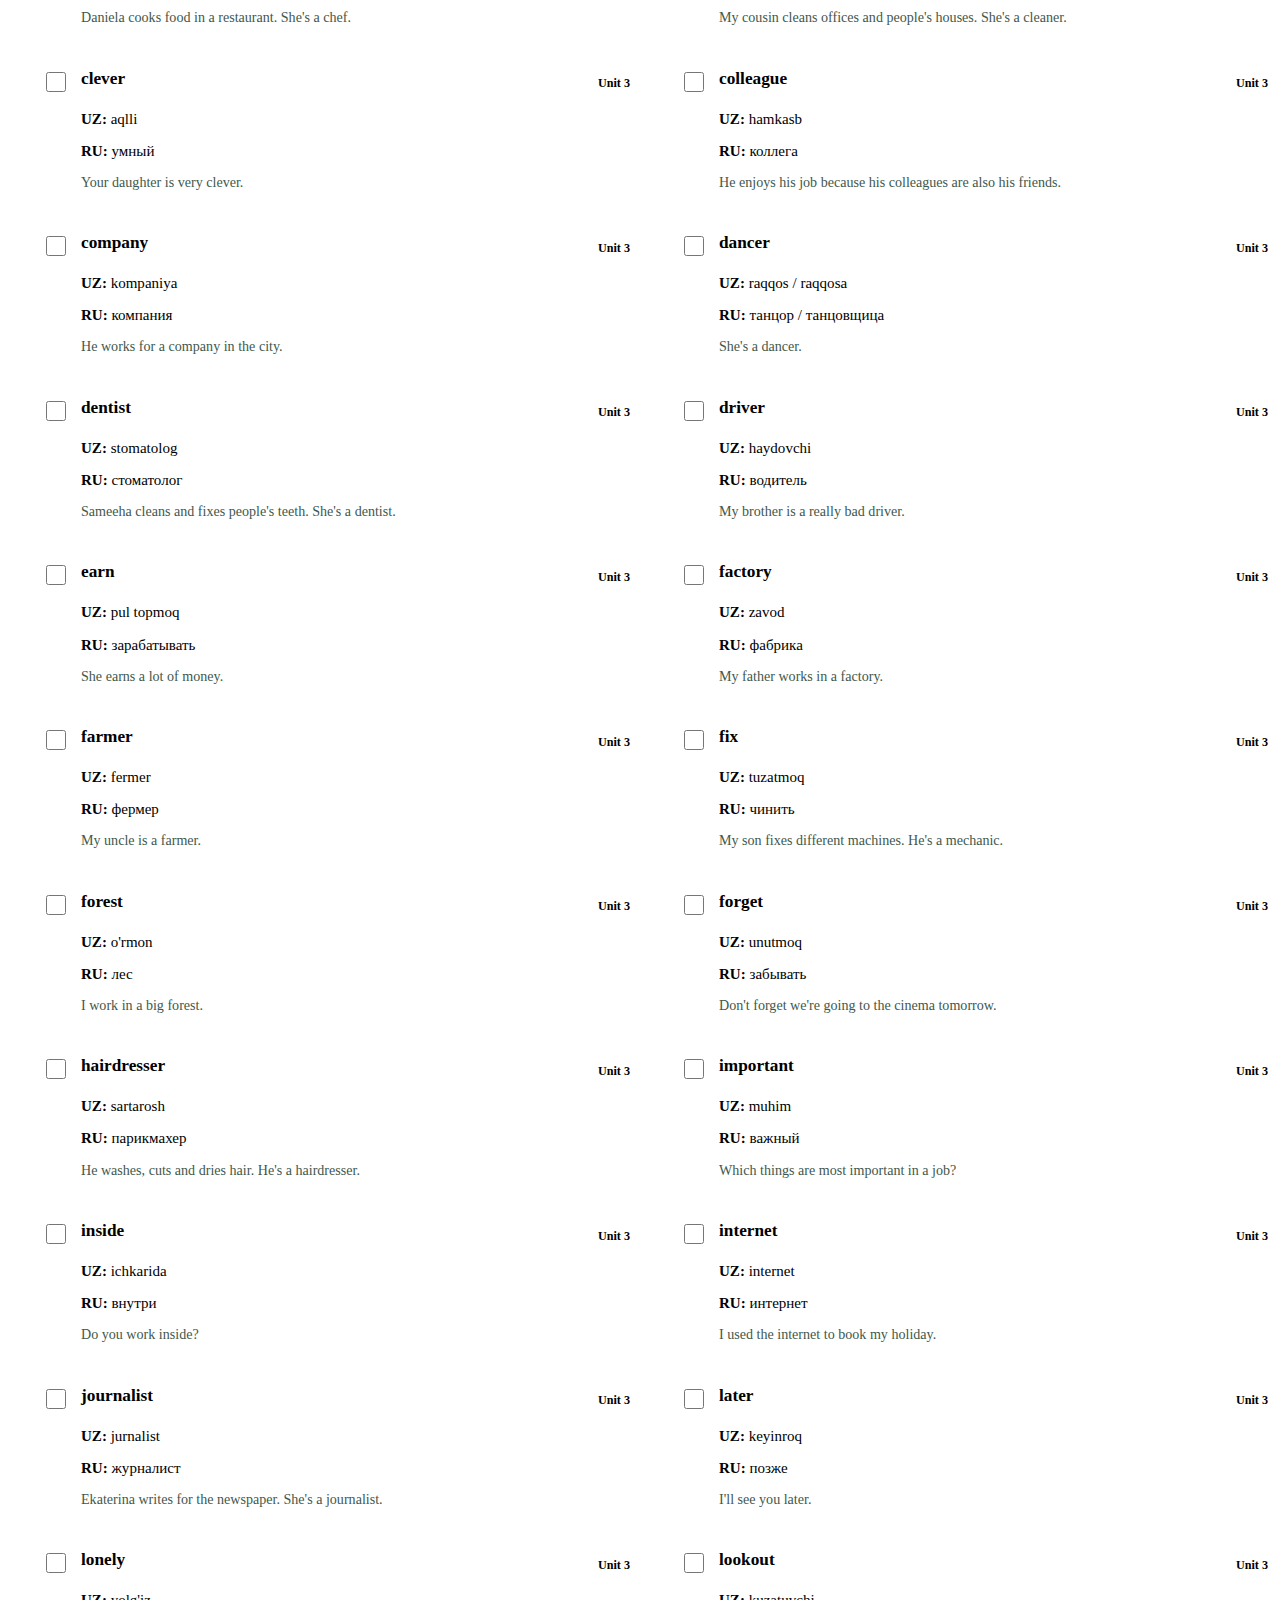
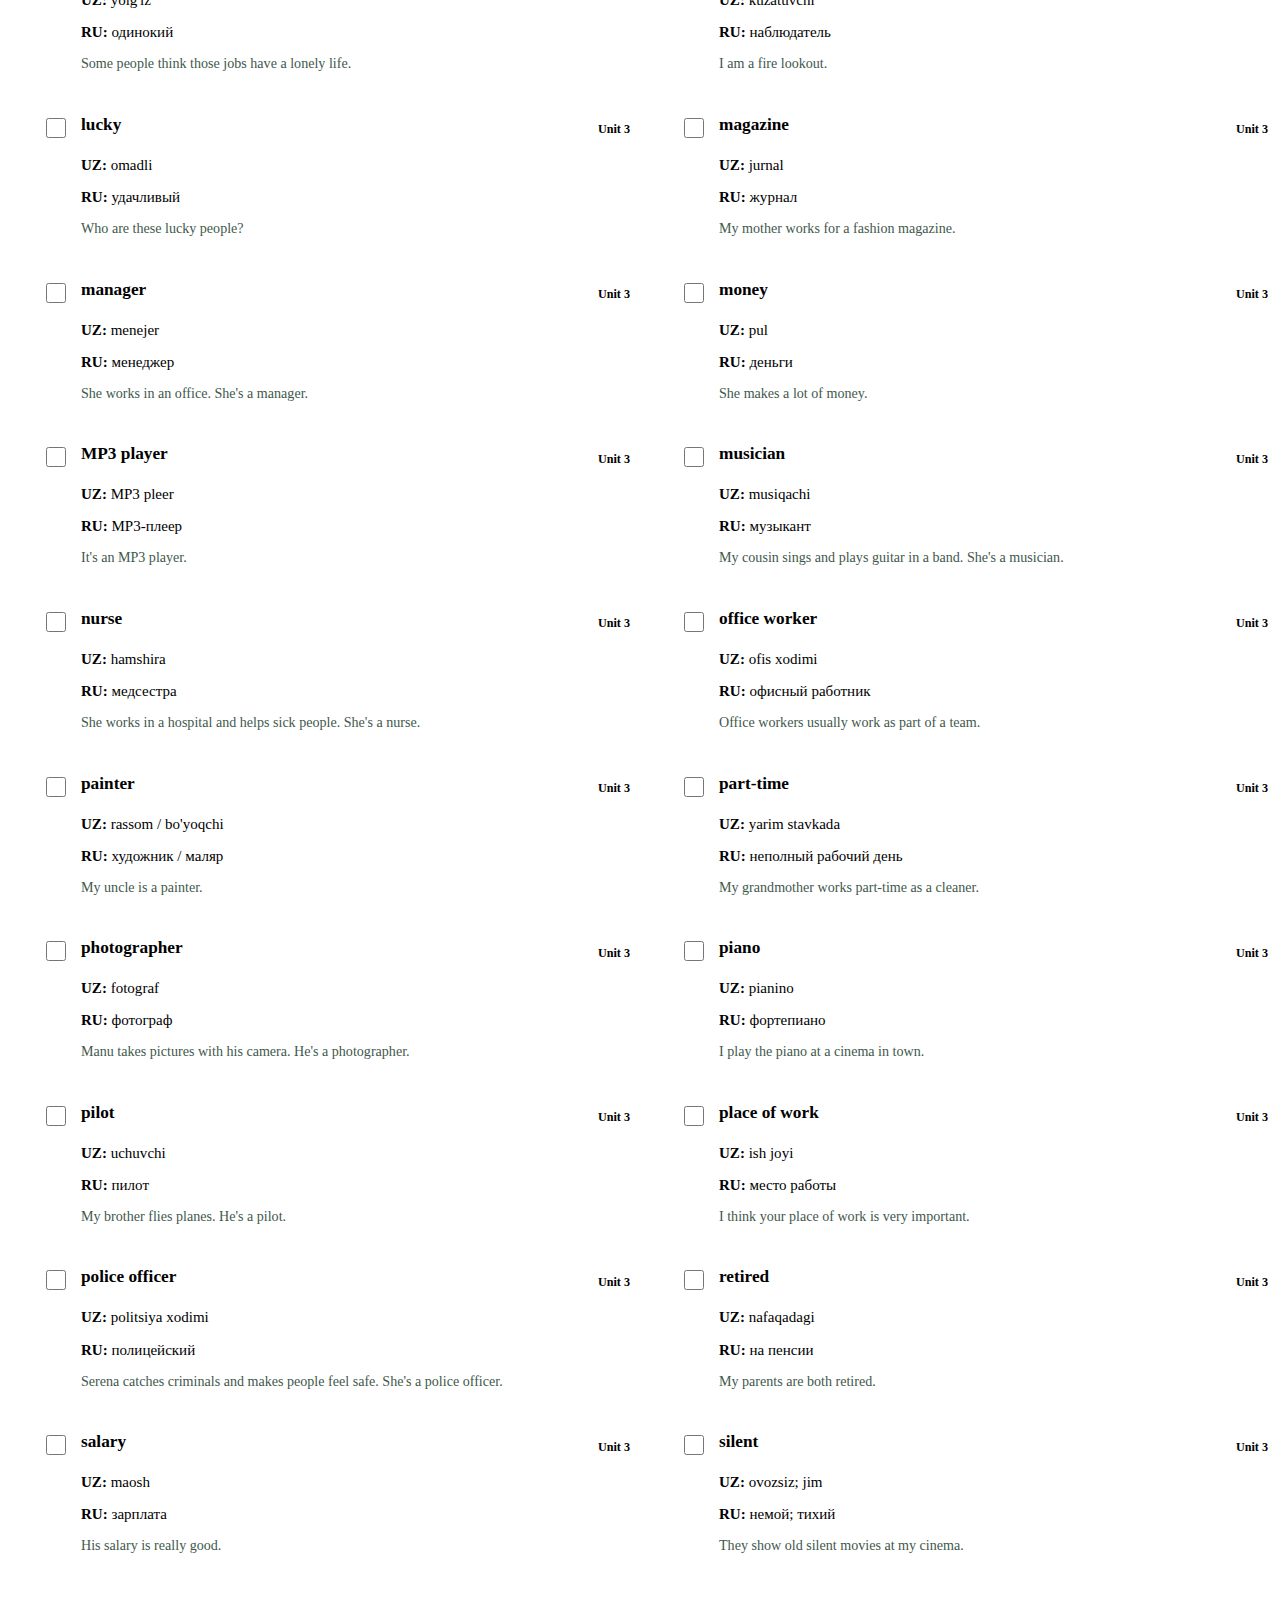
<file: vocabulary.html>
<!doctype html>
<html lang="en">
<head>
  <meta charset="UTF-8" />
  <meta name="viewport" content="width=device-width, initial-scale=1.0" />
  <title>Vocabulary | Evolead</title>
  <link rel="stylesheet" href="vocabulary.css?v=20260304-2" />
</head>
<body>
  <a href="index.html" class="back-menu">&larr; back to menu</a>

  <main class="page">
    <section class="panel" aria-labelledby="vocabularyTitle">
      <header class="panel-header">
        <h1 id="vocabularyTitle">Vocabulary | Elementary</h1>
        <p>Unit 1-12 vocabulary practice</p>
      </header>

      <section class="toolbar" aria-label="Vocabulary filters">
        <label class="field">
          <span>Search</span>
          <input id="searchInput" type="search" placeholder="Search word or meaning" />
        </label>

        <label class="field">
          <span>Unit</span>
          <select id="unitFilter">
            <option value="all">All Units</option>
            <option value="1">Unit 1</option>
            <option value="2">Unit 2</option>
            <option value="3">Unit 3</option>
            <option value="4">Unit 4</option>
            <option value="5">Unit 5</option>
            <option value="6">Unit 6</option>
            <option value="7">Unit 7</option>
            <option value="8">Unit 8</option>
            <option value="9">Unit 9</option>
            <option value="10">Unit 10</option>
            <option value="11">Unit 11</option>
            <option value="12">Unit 12</option>
          </select>
        </label>

        <label class="field">
          <span>Status</span>
          <select id="statusFilter">
            <option value="all">All</option>
            <option value="learning">Need Practice</option>
            <option value="mastered">Mastered</option>
          </select>
        </label>

        <button id="resetProgress" class="reset-btn" type="button">Reset Progress</button>
      </section>

      <section class="stats" aria-label="Progress summary">
        <article class="stat-card">
          <h2>Total</h2>
          <p id="totalCount">0</p>
        </article>

        <article class="stat-card">
          <h2>Mastered</h2>
          <p id="masteredCount">0</p>
        </article>

        <article class="stat-card">
          <h2>Left</h2>
          <p id="leftCount">0</p>
        </article>
      </section>

      <p id="listStatus" class="list-status" aria-live="polite"></p>
      <div id="vocabList" class="vocab-list" aria-live="polite"></div>
    </section>
  </main>

  <script src="vocabulary-data.js?v=20260304-2"></script>
  <script src="vocabulary.js?v=20260304-2"></script>
</body>
</html>
</file>
<file: shared.css>
@import url("https://fonts.googleapis.com/css2?family=Manrope:wght@400;500;600;700;800&display=swap");

:root {
  color-scheme: light;
  --page-bg: #eef5ef;
  --page-bg-alt: #f9fcf9;
  --card: rgba(255, 255, 255, 0.94);
  --card-strong: #ffffff;
  --card-soft: #f4faf5;
  --text: #183126;
  --muted: #69806f;
  --line: rgba(24, 49, 38, 0.12);
  --line-strong: rgba(24, 49, 38, 0.18);
  --accent: #2f7d57;
  --accent-soft: rgba(47, 125, 87, 0.12);
  --accent-strong: #256748;
  --accent-strong-soft: rgba(37, 103, 72, 0.1);
  --danger: #b42318;
  --success: #1f7a50;
  --shadow: 0 12px 30px rgba(24, 49, 38, 0.08);
  --shadow-soft: 0 6px 18px rgba(24, 49, 38, 0.06);
  --radius-xl: 24px;
  --radius-lg: 20px;
  --radius-md: 14px;
  --radius-sm: 10px;
}

* {
  box-sizing: border-box;
  -webkit-tap-highlight-color: transparent;
}

html {
  scroll-behavior: smooth;
}

body {
  margin: 0;
  min-height: 100vh;
  color: var(--text);
  font-family: "Manrope", "Segoe UI", sans-serif;
  background: linear-gradient(180deg, var(--page-bg-alt) 0%, var(--page-bg) 100%);
}

img,
iframe {
  max-width: 100%;
}

a {
  color: inherit;
}

button,
input,
select,
textarea {
  font: inherit;
}

.site-shell {
  min-height: 100vh;
  padding: clamp(14px, 3vw, 28px);
}

.site-page {
  width: min(1160px, 100%);
  margin: 0 auto;
}

.site-topbar {
  display: flex;
  flex-wrap: wrap;
  align-items: center;
  justify-content: space-between;
  gap: 12px;
  margin-bottom: 18px;
}

.back-menu,
.back-link,
.site-back-link {
  display: inline-flex;
  align-items: center;
  justify-content: center;
  gap: 8px;
  min-height: 42px;
  padding: 0 14px;
  text-decoration: none;
  color: var(--text);
  font-size: 0.92rem;
  font-weight: 800;
  letter-spacing: 0.01em;
  border-radius: 999px;
  border: 1px solid var(--line);
  background: rgba(255, 255, 255, 0.94);
  box-shadow: var(--shadow-soft);
  transition: transform 0.18s ease, box-shadow 0.18s ease, border-color 0.18s ease, background 0.18s ease;
}

.back-menu:hover,
.back-link:hover,
.site-back-link:hover {
  transform: translateY(-1px);
  border-color: var(--line-strong);
  background: #ffffff;
}

.site-badge {
  display: inline-flex;
  align-items: center;
  gap: 8px;
  min-height: 38px;
  padding: 0 14px;
  border-radius: 999px;
  background: var(--accent-soft);
  color: var(--accent-strong);
  font-size: 0.82rem;
  font-weight: 700;
}

.page-hero {
  padding: clamp(24px, 4vw, 36px);
  border-radius: var(--radius-xl);
  border: 1px solid var(--line);
  background: var(--card);
  box-shadow: var(--shadow);
}

.section-kicker {
  display: inline-flex;
  align-items: center;
  gap: 8px;
  min-height: 30px;
  padding: 0 12px;
  border-radius: 999px;
  background: var(--accent-soft);
  color: var(--accent-strong);
  font-size: 0.76rem;
  font-weight: 700;
  letter-spacing: 0.04em;
}

.section-title {
  margin: 12px 0 0;
  font-size: clamp(1.85rem, 3vw, 2.7rem);
  line-height: 1.12;
  font-weight: 800;
}

.section-subtitle,
.section-copy {
  margin: 12px 0 0;
  max-width: 62ch;
  color: var(--muted);
  font-size: 0.98rem;
  line-height: 1.7;
}

.inline-pills {
  display: flex;
  flex-wrap: wrap;
  gap: 10px;
  margin-top: 16px;
}

.metric-pill {
  display: inline-flex;
  flex-direction: column;
  gap: 2px;
  min-width: 138px;
  padding: 12px 14px;
  border-radius: 18px;
  border: 1px solid var(--line);
  background: #ffffff;
}

.metric-pill strong {
  font-size: 1.02rem;
}

.metric-pill span {
  color: var(--muted);
  font-size: 0.88rem;
}

.surface-grid {
  display: grid;
  grid-template-columns: repeat(3, minmax(0, 1fr));
  gap: 16px;
}

.surface-card {
  padding: 22px;
  border-radius: var(--radius-lg);
  border: 1px solid var(--line);
  background: var(--card);
  box-shadow: var(--shadow-soft);
}

.surface-card h2,
.surface-card h3 {
  margin: 0;
  font-size: 1.14rem;
  line-height: 1.2;
  font-weight: 800;
}

.surface-card p,
.surface-card li {
  color: var(--muted);
  line-height: 1.72;
}

.surface-card p:last-child,
.surface-card ul:last-child {
  margin-bottom: 0;
}

.section-stack {
  display: grid;
  gap: 16px;
}

.two-column {
  display: grid;
  grid-template-columns: minmax(0, 1.18fr) minmax(280px, 0.82fr);
  gap: 18px;
}

.info-grid {
  display: grid;
  grid-template-columns: repeat(2, minmax(0, 1fr));
  gap: 14px;
}

.site-list {
  margin: 14px 0 0;
  padding-left: 18px;
}

.site-list li + li {
  margin-top: 10px;
}

.chip-list {
  display: flex;
  flex-wrap: wrap;
  gap: 10px;
  margin-top: 16px;
}

.chip {
  display: inline-flex;
  align-items: center;
  min-height: 34px;
  padding: 0 12px;
  border-radius: 999px;
  background: var(--accent-soft);
  color: var(--text);
  font-size: 0.86rem;
  font-weight: 700;
}

.accent-note {
  padding: 16px 18px;
  border-radius: 18px;
  border: 1px solid var(--accent-strong-soft);
  background: rgba(37, 103, 72, 0.08);
  color: var(--accent-strong);
  line-height: 1.7;
}

.site-button {
  display: inline-flex;
  align-items: center;
  justify-content: center;
  gap: 8px;
  min-height: 46px;
  padding: 0 18px;
  border: 1px solid transparent;
  border-radius: 999px;
  background: var(--accent);
  color: #fff;
  text-decoration: none;
  font-weight: 800;
  letter-spacing: 0.01em;
  box-shadow: 0 10px 20px rgba(37, 103, 72, 0.16);
  transition: transform 0.18s ease, box-shadow 0.18s ease, filter 0.18s ease;
}

.site-button.secondary {
  border-color: var(--line);
  background: #ffffff;
  color: var(--text);
  box-shadow: var(--shadow-soft);
}

.site-button:hover {
  transform: translateY(-1px);
  box-shadow: 0 14px 24px rgba(37, 103, 72, 0.16);
}

.cta-row {
  display: flex;
  flex-wrap: wrap;
  gap: 12px;
  margin-top: 18px;
}

.media-card {
  overflow: hidden;
  border-radius: var(--radius-lg);
  border: 1px solid var(--line);
  background: var(--card-strong);
  box-shadow: var(--shadow-soft);
}

.media-card iframe,
.media-card img {
  display: block;
  width: 100%;
  border: 0;
}

.site-footer {
  margin-top: 20px;
  display: flex;
  flex-wrap: wrap;
  justify-content: space-between;
  gap: 12px;
  color: var(--muted);
  font-size: 0.9rem;
}

.site-footer a {
  color: var(--text);
  font-weight: 700;
}

.sr-only {
  position: absolute;
  width: 1px;
  height: 1px;
  padding: 0;
  margin: -1px;
  overflow: hidden;
  clip: rect(0, 0, 0, 0);
  white-space: nowrap;
  border: 0;
}

@media (max-width: 960px) {
  .surface-grid,
  .two-column,
  .info-grid {
    grid-template-columns: 1fr;
  }
}

@media (max-width: 720px) {
  .site-shell {
    padding: 12px;
  }

  .page-hero,
  .surface-card {
    padding: 18px;
  }

  .metric-pill {
    min-width: 0;
    flex: 1 1 140px;
  }
}

@media (prefers-reduced-motion: reduce) {
  html {
    scroll-behavior: auto;
  }

  .back-menu,
  .back-link,
  .site-back-link,
  .site-button {
    transition: none;
  }

  .back-menu:hover,
  .back-link:hover,
  .site-back-link:hover,
  .site-button:hover {
    transform: none;
  }
}
</file>
<file: contact.css>
.contact-layout {
  display: grid;
  gap: 18px;
}

.contact-grid {
  display: grid;
  grid-template-columns: minmax(260px, 0.86fr) minmax(0, 1.14fr);
  gap: 18px;
}

.contact-info {
  display: grid;
  gap: 18px;
}

.contact-form-card {
  display: grid;
  gap: 16px;
}

.contact-form-head {
  display: flex;
  flex-wrap: wrap;
  align-items: flex-start;
  justify-content: space-between;
  gap: 12px;
}

.contact-form-head h2 {
  margin: 0;
  font-size: 1.14rem;
  font-weight: 800;
}

.contact-text {
  margin: 6px 0 0;
  color: var(--muted);
  line-height: 1.68;
}

.contact-form {
  display: grid;
  gap: 14px;
}

.contact-field-grid {
  display: grid;
  grid-template-columns: repeat(2, minmax(0, 1fr));
  gap: 14px;
}

.contact-field {
  display: grid;
  gap: 8px;
}

.contact-label {
  font-size: 0.84rem;
  font-weight: 800;
}

.contact-input,
.contact-textarea {
  width: 100%;
  border: 1px solid var(--line);
  border-radius: 16px;
  background: #ffffff;
  color: var(--text);
  padding: 13px 15px;
  box-shadow: inset 0 1px 0 rgba(255, 255, 255, 0.7);
}

.contact-input:focus,
.contact-textarea:focus {
  outline: none;
  border-color: var(--line-strong);
  box-shadow: 0 0 0 4px var(--accent-soft);
}

.contact-textarea {
  resize: vertical;
  min-height: 180px;
  line-height: 1.65;
}

.contact-actions {
  display: flex;
  flex-wrap: wrap;
  gap: 12px;
}

.contact-submit,
.contact-mailto {
  display: inline-flex;
  align-items: center;
  justify-content: center;
  min-height: 48px;
  padding: 0 18px;
  border-radius: 999px;
  text-decoration: none;
  font-weight: 800;
  transition: transform 0.18s ease, box-shadow 0.18s ease, filter 0.18s ease;
}

.contact-submit {
  border: 1px solid transparent;
  background: var(--accent);
  color: #fff;
  box-shadow: 0 10px 22px rgba(37, 103, 72, 0.16);
  cursor: pointer;
}

.contact-mailto {
  border: 1px solid var(--line);
  background: #ffffff;
  color: var(--text);
  box-shadow: var(--shadow-soft);
}

.contact-submit:hover,
.contact-mailto:hover {
  transform: translateY(-1px);
}

.contact-submit:disabled {
  opacity: 0.72;
  cursor: not-allowed;
}

.contact-status {
  min-height: 22px;
  margin: 0;
  color: var(--muted);
  font-size: 0.92rem;
  font-weight: 700;
}

.contact-status.is-success {
  color: var(--success);
}

.contact-status.is-error {
  color: var(--danger);
}

@media (max-width: 920px) {
  .contact-grid,
  .contact-field-grid {
    grid-template-columns: 1fr;
  }
}

@media (max-width: 640px) {
  .contact-actions > * {
    width: 100%;
  }
}

@media (prefers-reduced-motion: reduce) {
  .contact-submit,
  .contact-mailto {
    transition: none;
  }

  .contact-submit:hover,
  .contact-mailto:hover {
    transform: none;
  }
}
</file>
<file: homework.css>
.homework-page {
  display: grid;
  gap: 18px;
}

.homework-main {
  display: grid;
}

.card {
  overflow: hidden;
  border: 1px solid var(--line);
  border-radius: 22px;
  background: #ffffff;
  box-shadow: var(--shadow);
}

.progress-panel {
  margin: 22px 22px 4px;
  padding: 16px;
  border-radius: 18px;
  border: 1px solid var(--line);
  background: var(--card-soft);
}

.progress-meta {
  display: flex;
  align-items: flex-start;
  justify-content: space-between;
  gap: 12px;
}

.progress-label {
  margin: 0;
  color: var(--muted);
  font-size: 0.84rem;
  font-weight: 700;
}

.progress-meta strong {
  display: block;
  margin-top: 6px;
  font-size: 1rem;
}

.progress-count {
  margin: 6px 0 0;
  color: var(--muted);
  font-size: 0.88rem;
  font-weight: 700;
}

.progress-percent {
  align-self: center;
  font-size: 1.6rem;
  font-weight: 800;
}

.progress-track {
  height: 10px;
  margin-top: 14px;
  border-radius: 999px;
  background: rgba(37, 103, 72, 0.12);
  overflow: hidden;
}

.progress-fill {
  display: block;
  width: 0;
  height: 100%;
  border-radius: inherit;
  background: var(--accent);
  transition: width 0.2s ease;
}

.progress-stats {
  display: grid;
  grid-template-columns: repeat(3, minmax(0, 1fr));
  gap: 12px;
  margin-top: 16px;
}

.progress-stat {
  padding: 13px;
  border-radius: 14px;
  background: #ffffff;
  border: 1px solid var(--line);
}

.progress-stat-label {
  display: block;
  color: var(--muted);
  font-size: 0.82rem;
  font-weight: 700;
}

.progress-stat strong {
  display: block;
  margin-top: 6px;
  font-size: 1rem;
}

.content {
  display: grid;
  grid-template-columns: minmax(0, 1.15fr) minmax(280px, 0.85fr);
  gap: 16px;
  padding: 18px 22px 22px;
}

.checklist {
  display: grid;
  gap: 12px;
}

.item {
  display: grid;
  grid-template-columns: auto 1fr;
  gap: 14px;
  align-items: flex-start;
  padding: 14px 16px;
  border: 1px solid var(--line);
  border-radius: 16px;
  background: #ffffff;
  transition: border-color 0.14s ease, background 0.14s ease;
}

.item:hover {
  border-color: var(--line-strong);
  background: var(--card-soft);
}

.item-text {
  display: block;
  color: var(--text);
  font-size: 1rem;
  line-height: 1.66;
  cursor: pointer;
}

input[type="checkbox"] {
  appearance: none;
  width: 22px;
  height: 22px;
  margin-top: 2px;
  display: grid;
  place-items: center;
  border: 2px solid var(--accent-strong);
  border-radius: 7px;
  background: #fff;
  cursor: pointer;
}

input[type="checkbox"]::after {
  content: "";
  width: 10px;
  height: 6px;
  border-left: 2px solid transparent;
  border-bottom: 2px solid transparent;
  transform: rotate(-45deg) translate(2px, -1px);
}

input[type="checkbox"]:checked {
  background: var(--accent-strong);
}

input[type="checkbox"]:checked::after {
  border-left-color: #fff;
  border-bottom-color: #fff;
}

input[type="checkbox"]:checked + label .item-text {
  color: var(--muted);
  text-decoration: line-through;
  text-decoration-thickness: 2px;
  text-decoration-color: rgba(37, 103, 72, 0.25);
}

.panel {
  display: grid;
  align-content: start;
  gap: 12px;
  padding: 16px;
  border-radius: 18px;
  border: 1px solid var(--line);
  background: #ffffff;
}

.panel-head {
  margin-bottom: 2px;
}

.panel-title {
  margin: 0;
  font-size: 1rem;
  font-weight: 800;
}

.links {
  list-style: none;
  display: grid;
  gap: 10px;
  margin: 0;
  padding: 0;
}

.links a {
  display: flex;
  align-items: center;
  padding: 14px;
  border: 1px solid var(--line);
  border-radius: 14px;
  background: #ffffff;
  color: var(--text);
  text-decoration: none;
  transition: border-color 0.14s ease, background 0.14s ease;
}

.links a:hover {
  border-color: var(--line-strong);
  background: var(--card-soft);
}

.links strong {
  font-size: 0.98rem;
}

.footer {
  display: grid;
  grid-template-columns: 1fr auto 1fr;
  grid-template-rows: auto auto;
  align-items: center;
  gap: 12px;
  padding: 18px 22px 22px;
  border-top: 1px solid var(--line);
}

.status {
  grid-column: 1 / -1;
  min-height: 22px;
  color: #b42318;
  font-size: 0.94rem;
  font-weight: 700;
  text-align: center;
}

.buttons {
  grid-column: 2;
  display: flex;
  justify-content: center;
  gap: 12px;
}

button {
  min-height: 46px;
  padding: 0 18px;
  border-radius: 999px;
  border: 1px solid transparent;
  background: var(--accent);
  color: #fff;
  font-weight: 800;
  cursor: pointer;
  box-shadow: 0 10px 22px rgba(37, 103, 72, 0.16);
  transition: transform 0.14s ease, box-shadow 0.14s ease, filter 0.14s ease;
}

button:hover {
  transform: translateY(-1px);
  box-shadow: 0 14px 24px rgba(37, 103, 72, 0.16);
}

.reset {
  border-color: var(--line);
  background: #ffffff;
  color: var(--text);
  box-shadow: var(--shadow-soft);
}

.help-btn {
  grid-column: 3;
  justify-self: end;
  width: 42px;
  height: 42px;
  padding: 0;
}

.modal-backdrop {
  position: fixed;
  inset: 0;
  z-index: 999;
  display: none;
  align-items: center;
  justify-content: center;
  padding: 18px;
  background: rgba(24, 49, 38, 0.18);
}

.modal-backdrop.open {
  display: flex;
}

.modal {
  width: min(560px, 100%);
  padding: 24px;
  border: 1px solid var(--line);
  border-radius: 20px;
  background: #ffffff;
  color: var(--text);
  text-align: center;
  box-shadow: 0 16px 34px rgba(24, 49, 38, 0.12);
}

.modal h2 {
  margin: 0 0 12px;
  font-size: 1.5rem;
}

.modal p {
  margin: 0;
  color: var(--muted);
  line-height: 1.7;
}

.modal-title {
  display: flex;
  align-items: center;
  justify-content: center;
  gap: 10px;
}

.info-icon {
  width: 30px;
  height: 30px;
  display: grid;
  place-items: center;
  border-radius: 999px;
  background: var(--accent);
  color: #fff;
  font-size: 1rem;
  font-weight: 900;
}

.modal-list {
  margin: 14px 0 0;
  padding-left: 20px;
  color: var(--text);
  text-align: left;
  line-height: 1.7;
}

.modal-list li + li {
  margin-top: 10px;
}

.modal-actions {
  margin-top: 18px;
}

@media (max-width: 940px) {
  .content,
  .progress-stats {
    grid-template-columns: 1fr;
  }
}

@media (max-width: 720px) {
  .progress-panel,
  .content,
  .footer {
    padding-left: 18px;
    padding-right: 18px;
  }

  .progress-meta,
  .panel-head {
    flex-direction: column;
    align-items: flex-start;
  }

  .footer {
    grid-template-columns: 1fr;
  }

  .buttons,
  .help-btn {
    grid-column: 1;
    justify-self: stretch;
  }

  .buttons {
    flex-direction: column;
  }

  .help-btn {
    width: 100%;
  }
}

@media (prefers-reduced-motion: reduce) {
  .item,
  .links a,
  button,
  .progress-fill {
    transition: none;
  }

  .item:hover,
  .links a:hover,
  button:hover {
    transform: none;
  }
}
</file>
<file: assets/login.css>
:root {
  color-scheme: light;
  --page-bg: #f6f8fc;
  --text: #1f2937;
  --muted: #64748b;
  --line: #dbe3f0;
}

* {
  box-sizing: border-box;
}

body {
  margin: 0;
  min-height: 100vh;
  display: grid;
  place-items: center;
  font-family: "Segoe UI", Arial, sans-serif;
  color: var(--text);
  background: var(--page-bg);
  padding: 20px;
}

.login-card {
  width: 100%;
  max-width: 380px;
  background: #ffffff;
  border: 1px solid var(--line);
  padding: 36px 32px 32px;
}

.login-brand {
  margin: 0 0 28px;
  font-size: 1.375rem;
  font-weight: 800;
  letter-spacing: -0.02em;
  line-height: 1.15;
}

.login-brand span {
  color: var(--muted);
  font-weight: 600;
}

.login-field {
  display: grid;
  gap: 6px;
  margin-bottom: 16px;
}

.login-label {
  font-size: 0.8rem;
  font-weight: 700;
  letter-spacing: 0.04em;
  text-transform: uppercase;
  color: var(--muted);
}

.login-input {
  width: 100%;
  min-height: 40px;
  padding: 0 12px;
  border: 1px solid var(--line);
  background: #ffffff;
  color: var(--text);
  font: inherit;
  font-size: 0.95rem;
  outline: none;
  transition: border-color 0.15s;
}

.login-input:focus {
  border-color: var(--muted);
}

.login-input.is-error {
  border-color: #ef4444;
  background: #fff5f5;
}

.login-error {
  font-size: 0.85rem;
  color: #ef4444;
  font-weight: 600;
  min-height: 1.2em;
  margin-bottom: 14px;
}

.login-btn {
  width: 100%;
  min-height: 40px;
  padding: 0 16px;
  border: 1px solid var(--line);
  background: #1f2937;
  color: #ffffff;
  font: inherit;
  font-size: 0.95rem;
  font-weight: 700;
  cursor: pointer;
  transition: background 0.12s;
}

.login-btn:hover {
  background: #111827;
}

.login-btn:disabled {
  opacity: 0.6;
  cursor: not-allowed;
}
</file>
<file: vocabulary.css>
.vocabulary-page {
  display: grid;
  gap: 18px;
}

.page {
  display: grid;
}

.panel {
  width: 100%;
  padding: 20px;
  border-radius: 22px;
  border: 1px solid var(--line);
  background: #ffffff;
  box-shadow: var(--shadow);
}

.panel-header {
  display: grid;
  grid-template-columns: minmax(0, 1.18fr) minmax(300px, 0.82fr);
  gap: 18px;
  align-items: start;
}

.panel-copy-block h1 {
  margin: 12px 0 0;
  font-size: clamp(1.85rem, 3vw, 2.4rem);
  line-height: 1.12;
  font-weight: 800;
}

.panel-copy-block p {
  margin: 12px 0 0;
  color: var(--muted);
  line-height: 1.72;
}

.practice-card {
  padding: 18px;
  border-radius: 18px;
  border: 1px solid var(--line);
  background: #ffffff;
  box-shadow: var(--shadow-soft);
}

.practice-label {
  margin: 0;
  color: var(--accent-strong);
  font-size: 0.78rem;
  font-weight: 700;
}

.practice-card h2 {
  margin: 10px 0 0;
  font-size: 1.12rem;
  font-weight: 800;
}

.practice-prompt,
.practice-answer {
  margin: 10px 0 0;
  color: var(--muted);
  line-height: 1.66;
}

.practice-word {
  margin-top: 16px;
  padding: 16px;
  border-radius: 16px;
  background: var(--card-soft);
  border: 1px solid var(--line);
  font-size: 1.35rem;
  font-weight: 800;
}

.practice-actions {
  display: flex;
  flex-wrap: wrap;
  gap: 10px;
  margin-top: 16px;
}

.practice-btn,
.reset-btn,
.confirm-btn {
  min-height: 44px;
  padding: 0 16px;
  border-radius: 999px;
  border: 1px solid transparent;
  font-weight: 800;
  cursor: pointer;
  transition: transform 0.16s ease, box-shadow 0.16s ease, filter 0.16s ease;
}

.practice-btn,
.reset-btn {
  background: var(--accent);
  color: #fff;
  box-shadow: 0 10px 22px rgba(37, 103, 72, 0.16);
}

.practice-btn.secondary {
  border-color: var(--line);
  background: #ffffff;
  color: var(--text);
  box-shadow: var(--shadow-soft);
}

.practice-btn:hover,
.reset-btn:hover,
.confirm-btn:hover {
  transform: translateY(-1px);
}

.toolbar {
  margin-top: 18px;
  display: grid;
  grid-template-columns: repeat(5, minmax(0, 1fr));
  gap: 10px;
}

.field {
  display: grid;
  gap: 6px;
}

.field span {
  font-size: 0.8rem;
  font-weight: 800;
  color: var(--muted);
}

.field input,
.field select {
  min-height: 44px;
  padding: 0 14px;
  border: 1px solid var(--line);
  border-radius: 16px;
  background: #ffffff;
  color: var(--text);
}

.field input:focus,
.field select:focus {
  outline: none;
  border-color: var(--line-strong);
  box-shadow: 0 0 0 4px var(--accent-soft);
}

.reset-btn {
  align-self: end;
}

.unit-progress {
  margin-top: 16px;
  display: flex;
  flex-wrap: wrap;
  gap: 10px;
}

.unit-chip {
  min-height: 40px;
  padding: 0 14px;
  border-radius: 999px;
  border: 1px solid var(--line);
  background: #ffffff;
  color: var(--text);
  font-weight: 800;
  cursor: pointer;
  box-shadow: var(--shadow-soft);
}

.unit-chip.active {
  background: var(--accent-soft);
  border-color: var(--line-strong);
}

.stats {
  margin-top: 16px;
  display: grid;
  grid-template-columns: repeat(4, minmax(0, 1fr));
  gap: 10px;
}

.stat-card {
  padding: 12px 14px;
  border-radius: 14px;
  border: 1px solid var(--line);
  background: #ffffff;
}

.stat-card h2 {
  margin: 0;
  color: var(--muted);
  font-size: 0.82rem;
  font-weight: 800;
}

.stat-card p {
  margin: 6px 0 0;
  font-size: 1.42rem;
  font-weight: 800;
}

.list-status {
  margin: 16px 0 0;
  color: var(--muted);
  font-size: 0.92rem;
  font-weight: 700;
}

.vocab-list {
  margin-top: 12px;
  display: grid;
  grid-template-columns: repeat(2, minmax(0, 1fr));
  gap: 12px;
}

.word-card {
  border: 1px solid var(--line);
  background: #ffffff;
  border-radius: 16px;
  padding: 14px;
  display: grid;
  grid-template-columns: auto 1fr;
  gap: 12px;
  box-shadow: var(--shadow-soft);
}

.word-check {
  width: 20px;
  height: 20px;
  margin-top: 3px;
  accent-color: #12715b;
  cursor: pointer;
}

.word-head {
  display: flex;
  align-items: flex-start;
  justify-content: space-between;
  gap: 8px;
}

.word {
  margin: 0;
  font-size: 1.08rem;
  font-weight: 800;
}

.unit-tag {
  display: inline-flex;
  align-items: center;
  min-height: 30px;
  padding: 0 10px;
  border-radius: 999px;
  background: var(--accent-soft);
  color: var(--accent-strong);
  font-size: 0.76rem;
  font-weight: 800;
}

.meaning {
  margin: 8px 0 0;
  color: var(--muted);
  font-size: 0.94rem;
  line-height: 1.6;
}

.example {
  margin: 8px 0 0;
  color: #41584c;
  font-size: 0.88rem;
  line-height: 1.6;
}

.mastered {
  border-color: var(--accent-strong-soft);
  background: #f4faf5;
}

.empty-state {
  grid-column: 1 / -1;
  padding: 26px;
  border: 1px dashed var(--line-strong);
  border-radius: 16px;
  text-align: center;
  color: var(--muted);
  background: #ffffff;
}

.confirm-modal {
  position: fixed;
  inset: 0;
  z-index: 1000;
  display: none;
  align-items: center;
  justify-content: center;
  padding: 16px;
  background: rgba(24, 49, 38, 0.18);
}

.confirm-modal.open {
  display: flex;
}

.confirm-modal-card {
  width: min(420px, 100%);
  padding: 20px;
  border-radius: 18px;
  border: 1px solid var(--line);
  background: #ffffff;
  box-shadow: 0 14px 28px rgba(24, 49, 38, 0.1);
}

.confirm-modal-card h2 {
  margin: 0;
  font-size: 1.08rem;
  font-weight: 800;
}

.confirm-modal-card p {
  margin: 10px 0 0;
  color: var(--muted);
  line-height: 1.68;
}

.confirm-modal-actions {
  margin-top: 18px;
  display: flex;
  justify-content: flex-end;
  gap: 10px;
}

.confirm-btn {
  background: #ffffff;
  color: var(--text);
  border-color: var(--line);
  box-shadow: var(--shadow-soft);
}

.confirm-yes {
  background: var(--accent);
  border-color: var(--accent);
  color: #fff;
}

@media (max-width: 980px) {
  .panel-header,
  .stats,
  .vocab-list {
    grid-template-columns: 1fr;
  }

  .toolbar {
    grid-template-columns: repeat(2, minmax(0, 1fr));
  }
}

@media (max-width: 640px) {
  .panel {
    padding: 16px;
  }

  .toolbar,
  .practice-actions,
  .confirm-modal-actions {
    grid-template-columns: 1fr;
  }

  .toolbar {
    display: grid;
  }

  .practice-actions,
  .confirm-modal-actions {
    display: flex;
    flex-direction: column;
  }

  .practice-actions > *,
  .confirm-modal-actions > * {
    width: 100%;
  }
}

@media (prefers-reduced-motion: reduce) {
  .practice-btn,
  .reset-btn,
  .confirm-btn {
    transition: none;
  }

  .practice-btn:hover,
  .reset-btn:hover,
  .confirm-btn:hover {
    transform: none;
  }
}
</file>
